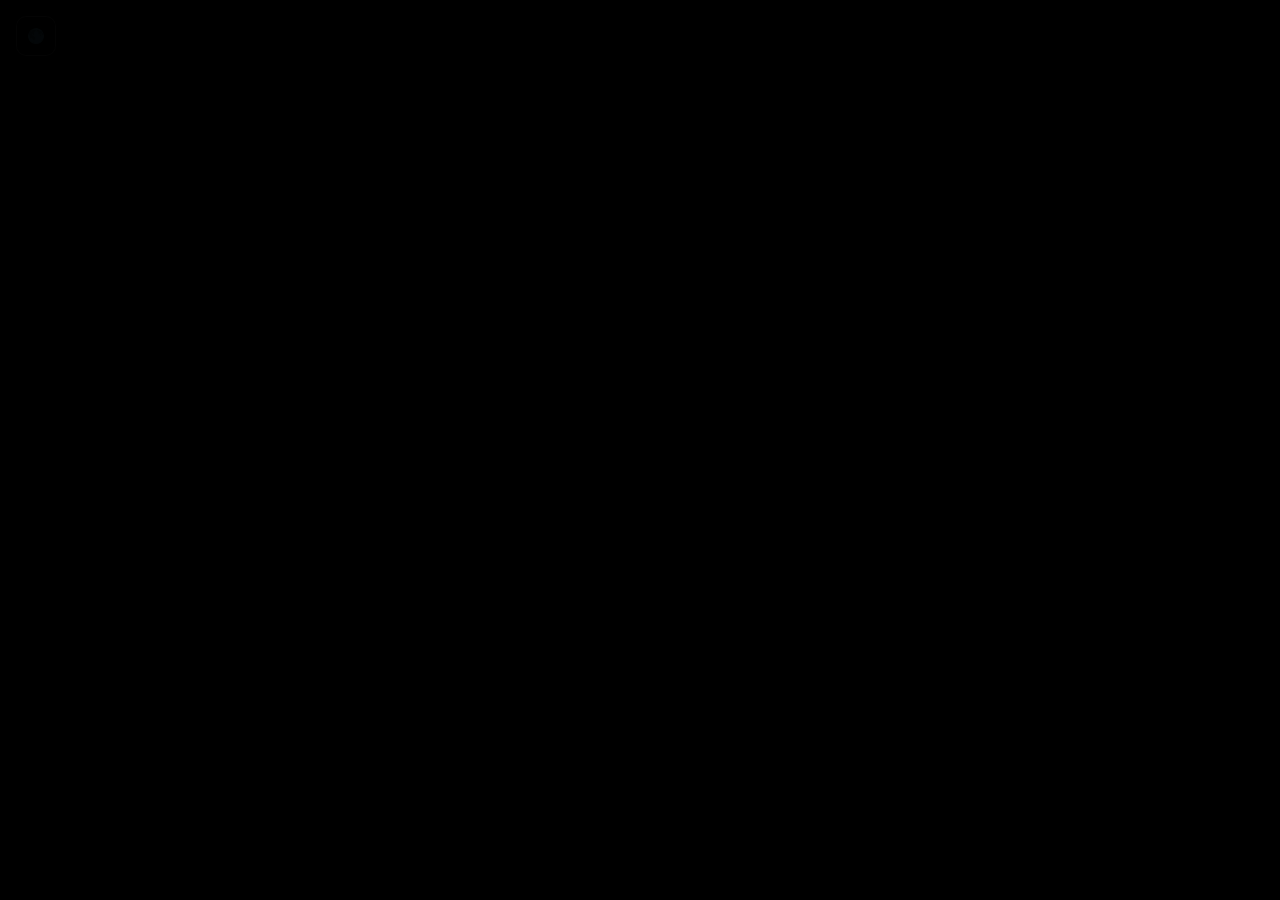
<file: index.html>
<!doctype html>
<html lang="he" dir="rtl">
<head>
<meta charset="UTF-8" />
<meta name="viewport" content="width=device-width, initial-scale=1.0" />
<meta name="robots" content="noindex, nofollow" />
<title>יומן אישי של עדיה</title>
<link rel="icon" href="data:image/svg+xml,%3Csvg xmlns='http://www.w3.org/2000/svg' viewBox='0 0 100 100'%3E%3Crect width='100' height='100' rx='22' fill='%235e548e'/%3E%3Ctext x='50' y='66' font-size='55' text-anchor='middle'%3E%F0%9F%93%93%3C/text%3E%3C/svg%3E" />

<link rel="preconnect" href="https://fonts.googleapis.com" />
<link rel="preconnect" href="https://fonts.gstatic.com" crossorigin />
<link href="https://fonts.googleapis.com/css2?family=Rubik:wght@400;500;600;700&display=swap" rel="stylesheet" />

<link rel="stylesheet" href="css/style.css?v=127" />
</head>
<body>
  <div id="lock-overlay" class="lock-overlay">
    <form id="lock-form" class="lock-box">
      <div class="lock-icon">🔒</div>
      <div class="lock-label-row">
        <p class="lock-label">היומן נעול - יש להזין סיסמה</p>
        <button type="button" id="lock-quiet-btn" class="lock-quiet-btn" title="לבד בבית - השהיית נעילה וההחשכה למספר שעות">🟣</button>
      </div>
      <div id="lock-quiet-form" class="lock-quiet-form is-hidden">
        <input id="lock-quiet-hours" type="number" class="lock-quiet-hours-input" placeholder="שעות" min="1" max="72" />
        <button type="button" id="lock-quiet-confirm" class="btn btn-ghost btn-small">אישור</button>
      </div>
      <input id="lock-password" type="password" class="lock-input" placeholder="סיסמה" autocomplete="off" />
      <button type="submit" class="btn btn-primary">כניסה</button>
      <div id="lock-error" class="lock-error"></div>
    </form>
  </div>

  <header class="top-bar">
    <div class="top-bar-row">
      <button id="sidebar-toggle" class="sidebar-toggle-btn" type="button" title="תפריט">☰</button>
      <h1 id="site-title" class="site-title">יומן אישי של עדיה</h1>
    </div>
    <p id="daily-affirmation-line" class="affirmation-headline"></p>
  </header>

  <div id="sidebar-overlay" class="sidebar-overlay is-hidden"></div>
  <button id="blackout-toggle" class="blackout-toggle-btn is-active" type="button" title="החשכת מסך להקלדה בעיניים עצומות">🌑</button>
  <span id="blackout-indicator" class="blackout-indicator is-hidden" title="מצב רגוע פעיל - לחיצה תבטל ותנעל מחדש מיד">🟣</span>
  <button id="music-toggle" class="music-toggle-btn" type="button" title="נגן מוזיקת רקע">▶</button>
  <div id="music-player-container" class="music-player-container"></div>
  <div id="blackout-overlay" class="blackout-overlay"></div>
  <nav id="sidebar-panel" class="sidebar-panel is-hidden">
    <button class="sidebar-item" type="button" data-section="journal">📔 יומן הערכה</button>
    <button class="sidebar-item" type="button" data-section="summaries">📝 סיכומים</button>
    <button class="sidebar-item" type="button" data-section="decisions">💬 החלטות עסקיות חשובות</button>
    <button class="sidebar-item" type="button" data-section="emotional">💭 תיעוד רגשי</button>
    <button class="sidebar-item" type="button" data-section="tasks">🗓️ ניהול משימות היום</button>
    <button class="sidebar-item" type="button" data-section="settings">⚙️ הגדרות</button>
    <div id="storage-meter" class="storage-meter">
      <div class="storage-meter-label">שימוש באחסון</div>
      <div class="storage-meter-bar"><div id="storage-meter-fill" class="storage-meter-fill"></div></div>
      <div id="storage-meter-text" class="storage-meter-text"></div>
    </div>
  </nav>

  <div class="site-shell">
    <main class="site-main">
      <section id="dashboard-view" class="app-section">
        <div class="dashboard-empty">
          <p>לוח הבקרה שלך יופיע כאן בהמשך.</p>
          <p class="dashboard-hint">פתחי את התפריט (☰) כדי לגשת ליומן ההערכה, לסיכומים, להחלטות העסקיות או לתיעוד הרגשי.</p>
        </div>
      </section>

      <section id="journal-view" class="app-section is-hidden">
        <header class="app-header">
          <div class="header-tools-row">
            <button id="insights-btn" type="button" class="util-btn" title="הצגת תובנות מ-30 הימים האחרונים">📊 ניתוח חודשי</button>
            <div class="timer-widget">
              <button id="timer-reset" type="button" class="util-btn timer-btn" title="איפוס הטיימר">↺</button>
              <span id="timer-display" class="timer-display">40:00</span>
              <button id="timer-toggle" type="button" class="util-btn timer-btn" title="הפעלה/השהיה">▶</button>
            </div>
          </div>
          <h2 class="app-title">יומן הערכה</h2>
          <p class="app-subtitle">רגע אחד ביום, לעצמך</p>
        </header>

        <nav class="tab-nav" id="tab-nav"></nav>
        <main id="tab-content"></main>
      </section>

      <section id="summaries-view" class="app-section is-hidden"></section>

      <section id="decisions-view" class="app-section is-hidden"></section>

      <section id="emotional-view" class="app-section is-hidden"></section>

      <section id="tasks-view" class="app-section is-hidden"></section>

      <section id="energy-view" class="app-section is-hidden"></section>

      <section id="mantras-view" class="app-section is-hidden"></section>

      <section id="settings-view" class="app-section is-hidden"></section>
    </main>
  </div>

  <script src="vendor/html2pdf.bundle.min.js"></script>
  <script src="https://accounts.google.com/gsi/client" async defer></script>
  <script src="js/music.js?v=127"></script>
  <script src="js/lock.js?v=127"></script>
  <script src="js/data.js?v=127"></script>
  <script src="js/storage.js?v=127"></script>
  <script src="js/banks.js?v=127"></script>
  <script src="js/payments.js?v=127"></script>
  <script src="js/prefs.js?v=127"></script>
  <script src="js/settings.js?v=127"></script>
  <script src="js/backup.js?v=127"></script>
  <script src="js/drive.js?v=127"></script>
  <script src="js/renderers.js?v=127"></script>
  <script src="js/trust.js?v=127"></script>
  <script src="js/links.js?v=127"></script>
  <script src="js/affirmations.js?v=127"></script>
  <script src="js/celebrate.js?v=127"></script>
  <script src="js/timer.js?v=127"></script>
  <script src="js/journal.js?v=127"></script>
  <script src="js/pdf.js?v=127"></script>
  <script src="js/habits.js?v=127"></script>
  <script src="js/insights.js?v=127"></script>
  <script src="js/tabs.js?v=127"></script>
  <script src="js/richtext.js?v=127"></script>
  <script src="js/summaries.js?v=127"></script>
  <script src="js/decisions.js?v=127"></script>
  <script src="js/energy.js?v=127"></script>
  <script src="js/mantras.js?v=127"></script>
  <script src="js/tasks.js?v=127"></script>
  <script src="js/dashboard.js?v=127"></script>
  <script src="js/shell.js?v=127"></script>
  <script src="js/app.js?v=127"></script>
</body>
</html>
</file>
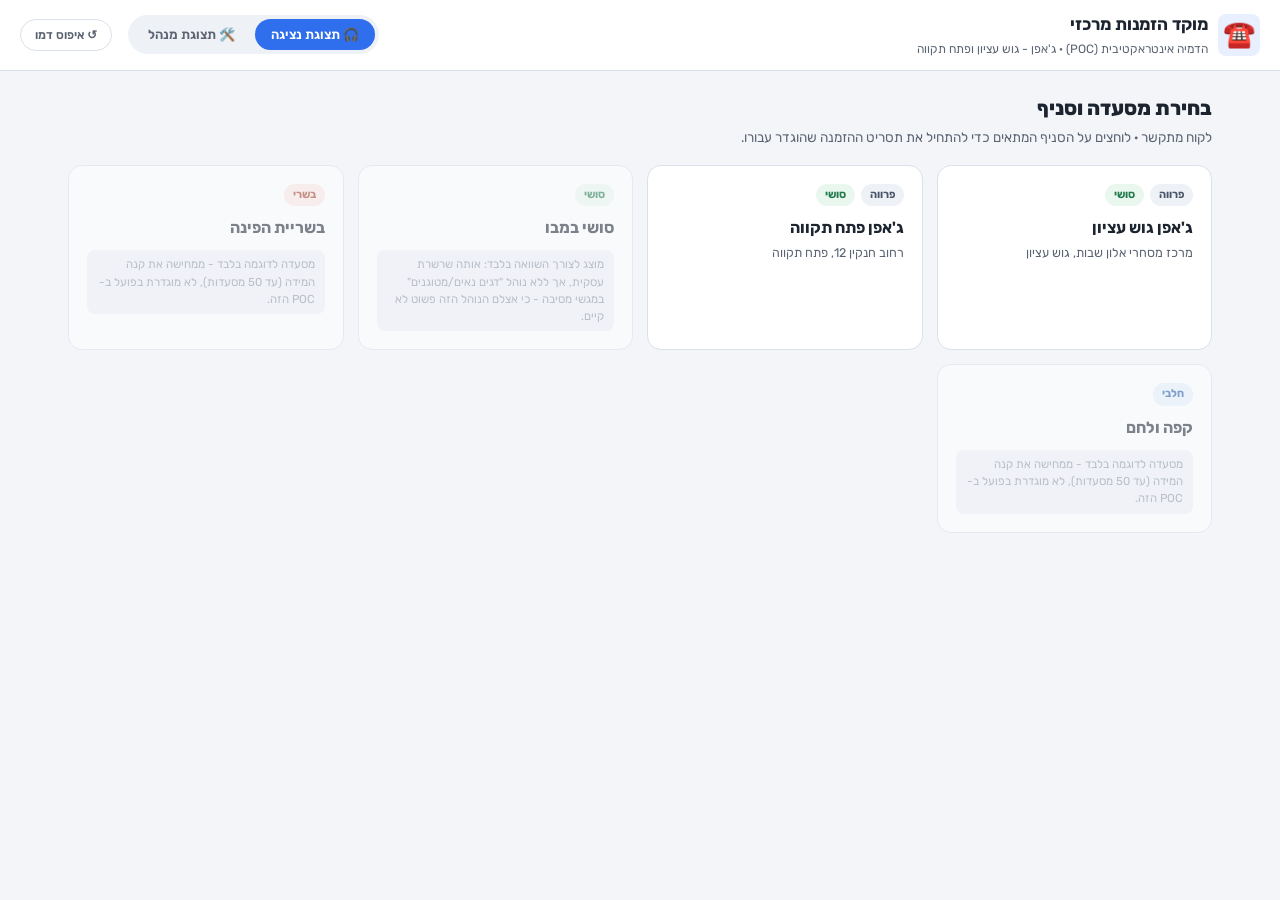
<file: call-center-poc/index.html>
<!doctype html>
<html lang="he" dir="rtl">
<head>
<meta charset="UTF-8" />
<meta name="viewport" content="width=device-width, initial-scale=1.0" />
<meta name="robots" content="noindex, nofollow" />
<title>מוקד הזמנות - הדמיה (POC)</title>
<link rel="icon" href="data:image/svg+xml,%3Csvg xmlns='http://www.w3.org/2000/svg' viewBox='0 0 100 100'%3E%3Crect width='100' height='100' rx='22' fill='%232f6fed'/%3E%3Ctext x='50' y='66' font-size='52' text-anchor='middle'%3E%F0%9F%93%9E%3C/text%3E%3C/svg%3E" />

<link rel="preconnect" href="https://fonts.googleapis.com" />
<link rel="preconnect" href="https://fonts.gstatic.com" crossorigin />
<link href="https://fonts.googleapis.com/css2?family=Rubik:wght@400;500;600;700;800&display=swap" rel="stylesheet" />

<link rel="stylesheet" href="css/style.css?v=4" />
</head>
<body>

  <header class="topbar">
    <div class="topbar-brand">
      <span class="topbar-logo" aria-hidden="true">☎️</span>
      <div class="topbar-titles">
        <h1>מוקד הזמנות מרכזי</h1>
        <p>הדמיה אינטראקטיבית (POC) &middot; ג'אפן - גוש עציון ופתח תקווה</p>
      </div>
    </div>

    <nav class="view-switch" id="view-switch" aria-label="בחירת תצוגה">
      <button class="view-switch-btn" type="button" data-view="agent">🎧 תצוגת נציגה</button>
      <button class="view-switch-btn" type="button" data-view="admin">🛠️ תצוגת מנהל</button>
    </nav>

    <button class="reset-demo-btn" id="reset-demo-btn" type="button" title="מחזיר את כל נתוני ההדמיה למצב ההתחלתי">
      ↺ איפוס דמו
    </button>
  </header>

  <main id="app-root" class="app-root"></main>

  <div id="popup-root"></div>
  <div id="toast-root" class="toast-root"></div>

  <script src="js/data.js?v=4"></script>
  <script src="js/store.js?v=4"></script>
  <script src="js/engine.js?v=4"></script>
  <script src="js/popups.js?v=4"></script>
  <script src="js/summary.js?v=4"></script>
  <script src="js/agent.js?v=4"></script>
  <script src="js/admin.js?v=4"></script>
  <script src="js/app.js?v=4"></script>
</body>
</html>
</file>
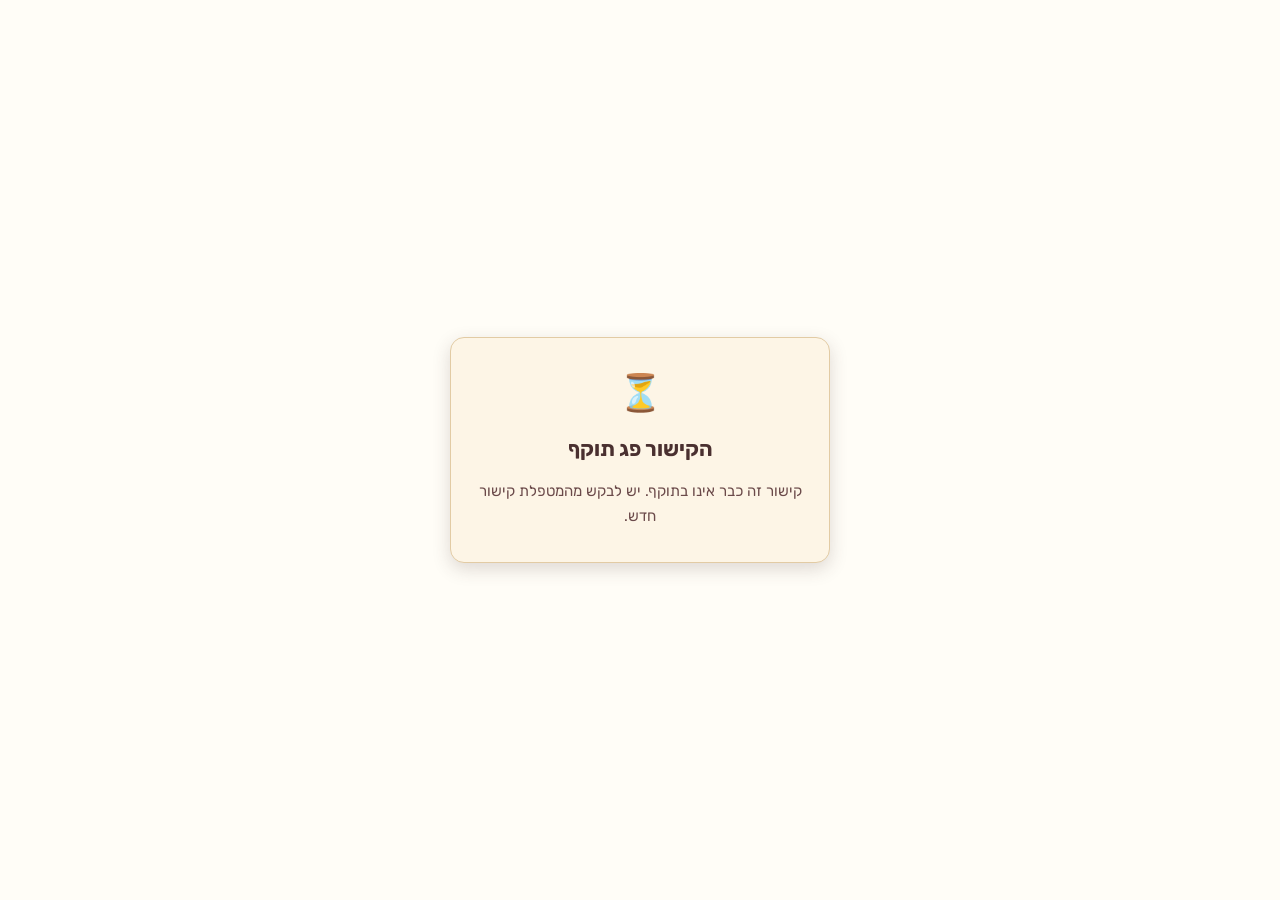
<file: questionnaire/index.html>
<!doctype html>
<html lang="he" dir="rtl">
<head>
<meta charset="UTF-8" />
<meta name="viewport" content="width=device-width, initial-scale=1.0" />
<meta name="robots" content="noindex, nofollow" />
<title>שאלון הכנה לשיחה</title>
<link rel="icon" href="data:image/svg+xml,%3Csvg xmlns='http://www.w3.org/2000/svg' viewBox='0 0 100 100'%3E%3Crect width='100' height='100' rx='22' fill='%23C5963A'/%3E%3Ctext x='50' y='66' font-size='55' text-anchor='middle'%3E%F0%9F%93%9D%3C/text%3E%3C/svg%3E" />

<link rel="preconnect" href="https://fonts.googleapis.com" />
<link rel="preconnect" href="https://fonts.gstatic.com" crossorigin />
<link href="https://fonts.googleapis.com/css2?family=Rubik:wght@400;500;600;700;800&display=swap" rel="stylesheet" />

<link rel="stylesheet" href="css/style.css?v=1" />
</head>
<body>

  <!-- שער כניסה - סיסמה זמנית, תקפה 30 דקות ממועד יצירת הקישור -->
  <div id="gate-overlay" class="gate-overlay">
    <div class="gate-box">
      <div class="gate-icon">🔒</div>
      <h1 class="gate-title">שאלון הכנה לשיחה</h1>
      <p class="gate-message">הזיני את הסיסמה שקיבלת כדי להתחיל.</p>
      <form id="gate-form" class="gate-form">
        <input id="gate-password" type="password" class="gate-input" placeholder="סיסמה" autocomplete="off" />
        <button type="submit" class="btn btn-primary">כניסה</button>
      </form>
      <div id="gate-error" class="gate-error"></div>
      <div id="gate-countdown" class="gate-countdown"></div>
    </div>
  </div>

  <!-- הסיסמה פגה - אחרי 30 דקות מיצירת הקישור, גם עם סיסמה נכונה -->
  <div id="expired-overlay" class="gate-overlay is-hidden">
    <div class="gate-box">
      <div class="gate-icon">⏳</div>
      <h1 class="gate-title">הקישור פג תוקף</h1>
      <p class="gate-message">קישור זה כבר אינו בתוקף. יש לבקש מהמטפלת קישור חדש.</p>
    </div>
  </div>

  <!-- גוף השאלון -->
  <div id="app-shell" class="app-shell is-hidden">
    <header class="fill-header">
      <div id="fill-timer-widget" class="fill-timer">⏱ <span id="fill-timer-display">30:00</span></div>
    </header>
    <main id="exercise-root" class="exercise-root"></main>
  </div>

  <!-- מסך סיום -->
  <div id="done-screen" class="gate-overlay is-hidden">
    <div class="gate-box done-box">
      <div class="gate-icon">🎉</div>
      <h1 class="gate-title">סיימת בהצלחה!</h1>
      <p class="gate-message">אפשר לייצא עכשיו את התשובות לקובץ PDF, ולשלוח אותו למטפלת לפני השיחה.</p>
      <button id="export-pdf-btn" type="button" class="btn btn-primary btn-export">ייצוא ל-PDF כעת</button>
    </div>
  </div>

  <!-- טיימר המילוי נגמר - נעילה מלאה של המשך הקלדה -->
  <div id="locked-out-screen" class="gate-overlay is-hidden">
    <div class="gate-box">
      <div class="gate-icon">⏰</div>
      <h1 class="gate-title">הזמן הסתיים</h1>
      <p class="gate-message">30 הדקות למילוי השאלון הסתיימו, ולא ניתן להמשיך להקליד.</p>
    </div>
  </div>

  <div id="pdf-export-mount" class="pdf-export-mount"></div>

  <script src="../vendor/html2pdf.bundle.min.js"></script>
  <script src="js/content.js?v=1"></script>
  <script src="js/dom.js?v=1"></script>
  <script src="js/gate.js?v=1"></script>
  <script src="js/filltimer.js?v=1"></script>
  <script src="js/exercises.js?v=1"></script>
  <script src="js/pdfexport.js?v=1"></script>
  <script src="js/app.js?v=1"></script>
</body>
</html>
</file>
<file: css/style.css>
/* ===== מערכת עיצוב - כהה ואינטימי ===== */
/* מינימליזם דמדומים: מערכת עומק שכבתית בגוני סגול-אינדיגו (רקע < כרטיס < משטח מוגבה).
   שני אקצנטים נפרדים בכוונה: --c-accent (לבנדר-סגול, מאותה משפחת הסגול) הוא אקצנט הפעולה
   הכללי - כפתורים, טאבים פעילים, מצבי hover/focus. --c-accent-positive (זהב-ברונזה מעומעם)
   שמור בלעדית לרגעי חיוביות אמיתיים: רצף ימים, הבטחה שקוימה, מועדף/כוכב, הישג שהושלם -
   בלי חריגים, כדי שהזהב יישאר "קופץ לעין" כשהוא כן מופיע. אדום-חלודה מאופק (#CE7860)
   ייעודי לשגיאה בלבד */
:root {
  --c-page: #241F38;
  --c-card: #322C4C;
  --c-panel: #3E3760;
  --c-field: #3E3760;
  --c-border: rgba(255, 255, 255, 0.08);
  --c-accent: #6C59C0;
  --c-accent-hover: #4D39A2;
  --c-highlight: #6C59C0;
  --c-accent-positive: #B8894A;
  --c-muted-btn: #3E3760;

  --text-light: #F5F2FA;
  --text-submuted: #AFA8C4;

  --space: 16px;
  --space-sm: 8px;
  --space-lg: 24px;
  --radius: 16px;
  --radius-sm: 10px;

  --shadow-card: 0 2px 12px rgba(0, 0, 0, 0.3), 0 1px 2px rgba(0, 0, 0, 0.25);
  --shadow-hover: 0 6px 18px rgba(0, 0, 0, 0.35);
}

/* ===== פס גלילה מותאם לעיצוב ===== */
* {
  scrollbar-width: thin;
  scrollbar-color: var(--c-border) var(--c-panel);
}
*::-webkit-scrollbar { width: 10px; height: 10px; }
*::-webkit-scrollbar-track { background: var(--c-panel); border-radius: 8px; }
*::-webkit-scrollbar-thumb { background: var(--c-border); border-radius: 8px; border: 2px solid var(--c-panel); }
*::-webkit-scrollbar-thumb:hover { background: var(--c-highlight); }
*::-webkit-scrollbar-corner { background: var(--c-panel); }

/* ===== מסך נעילה ===== */
.lock-overlay {
  position: fixed;
  inset: 0;
  background: #241F38;
  z-index: 999;
  display: flex;
  align-items: center;
  justify-content: center;
  padding: var(--space);
}
.lock-overlay.is-hidden { display: none; }
.lock-box {
  background: var(--c-card);
  border: 1px solid var(--c-border);
  border-radius: var(--radius);
  box-shadow: var(--shadow-hover);
  padding: var(--space-lg);
  width: 100%;
  max-width: 280px;
  text-align: center;
  display: flex;
  flex-direction: column;
  gap: var(--space-sm);
}
.lock-icon { font-size: 2.2rem; }
.lock-label-row { display: flex; align-items: center; justify-content: center; gap: 6px; margin: 0 0 4px; }
.lock-label { color: var(--text-light); font-size: 1rem; margin: 0; }
.lock-input {
  font-family: inherit;
  font-size: 1.1rem;
  text-align: center;
  background: var(--c-field);
  color: var(--text-light);
  border: 1px solid var(--c-border);
  border-radius: var(--radius-sm);
  padding: 10px;
  letter-spacing: 2px;
}
.lock-input:focus { outline: none; border-color: var(--c-highlight); }
.lock-error { color: #CE7860; font-size: 0.9rem; min-height: 1.2em; }
.lock-quiet-btn {
  font-family: inherit;
  font-size: 1rem;
  line-height: 1;
  background: transparent;
  border: none;
  border-radius: 50%;
  width: 22px;
  height: 22px;
  padding: 0;
  cursor: pointer;
}
.lock-quiet-btn:hover { background: var(--c-field); }
.lock-quiet-btn:disabled { cursor: default; opacity: 0.35; }
.lock-quiet-form { display: flex; align-items: center; justify-content: center; gap: 6px; margin: 0 0 4px; }
.lock-quiet-form.is-hidden { display: none; }
.lock-quiet-hours-input {
  font-family: inherit;
  font-size: 0.95rem;
  text-align: center;
  width: 64px;
  background: var(--c-field);
  color: var(--text-light);
  border: 1px solid var(--c-border);
  border-radius: var(--radius-sm);
  padding: 6px;
}
.lock-quiet-hours-input:focus { outline: none; border-color: var(--c-highlight); }

* { box-sizing: border-box; }

html { font-size: 12px; }

body {
  margin: 0;
  font-family: "Rubik", "Segoe UI", sans-serif;
  background: var(--c-page);
  color: var(--text-light);
  line-height: 1.7;
  min-height: 100vh;
}

.site-shell {
  max-width: 860px;
  margin: 0 auto;
  padding: var(--space) var(--space) var(--space-lg);
  position: relative;
}

/* מרווח נשימה בתחתית העמוד - רק ביומן ההערכה, שם יש תיבות טקסט חופשי שמתרחבות תוך כדי הקלדה
   וזקוקות למרווח גלילה מתחתן. לא חל על שאר העמודים (כמו הדשבורד), כדי לא ליצור פס גלילה מיותר */
#journal-view { padding-bottom: 20vh; }

/* ===== סרגל עליון + תפריט צד ===== */
.top-bar {
  display: flex;
  flex-direction: column;
  gap: 2px;
  padding: var(--space);
  position: relative;
  z-index: 96;
}

.top-bar-row {
  display: flex;
  align-items: center;
  gap: var(--space-sm);
  justify-content: space-between;
}

/* צף וקבוע בפינה הימנית-עליונה של המסך, כדי שיהיה נגיש תמיד גם כשגוללים למטה בעמוד ארוך */
.sidebar-toggle-btn {
  font-family: inherit;
  border: 1px solid var(--c-border);
  background: var(--c-card);
  color: var(--text-light);
  border-radius: var(--radius-sm);
  width: 40px;
  height: 40px;
  font-size: 1.2rem;
  cursor: pointer;
  position: fixed;
  top: var(--space);
  right: var(--space);
  z-index: 150;
  box-shadow: var(--shadow-card);
}
.sidebar-toggle-btn:hover { background: var(--c-panel); }
/* מרווח שמור בראש השורה, במקום שהכפתורים הצפים היו תופסים קודם, כדי שכותרת האתר לא תיכנס מתחתיהם */
.top-bar-row { padding-inline-end: 48px; padding-inline-start: 96px; }

/* כפתור החשכת מסך - צף בצד השני (שמאל), מראה כמו כפתור התפריט אך בצד הנגדי */
.blackout-toggle-btn {
  font-family: inherit;
  border: 1px solid var(--c-border);
  background: var(--c-card);
  color: var(--text-light);
  border-radius: var(--radius-sm);
  width: 40px;
  height: 40px;
  font-size: 1.2rem;
  cursor: pointer;
  position: fixed;
  top: var(--space);
  left: var(--space);
  z-index: 1001;
  box-shadow: var(--shadow-card);
  transition: opacity 0.3s ease, background 0.3s ease;
}
.blackout-toggle-btn:hover { background: var(--c-panel); }
/* במצב פעיל הכפתור לא נעלם - הוא מתעמעם מאוד כדי לא להאיר את החדר, אבל נשאר ניתן ללחיצה כדי לחזור למצב רגיל */
.blackout-toggle-btn.is-active {
  opacity: 0.1;
  background: #000;
  border-color: rgba(255, 255, 255, 0.15);
  box-shadow: none;
}
.blackout-toggle-btn.is-active:hover,
.blackout-toggle-btn.is-active:focus-visible {
  opacity: 0.4;
}

/* חיווי ויזואלי קטן מתחת לכפתור ההחשכה - מציג אם "מצב רגוע" (השהיית הנעילה וההחשכה למספר שעות,
   שמופעלת בכפתור הסגול במסך הסיסמה) פעיל כרגע. ניתן ללחיצה: מבטל את המצב ונועל+מחשיך מיד מחדש */
.blackout-indicator {
  position: fixed;
  top: calc(var(--space) + 40px + 4px);
  left: calc(var(--space) + 20px);
  transform: translateX(-50%);
  font-size: 0.75rem;
  line-height: 1;
  z-index: 1001;
  cursor: pointer;
  border: none;
  background: transparent;
  padding: 4px;
}
.blackout-indicator.is-hidden { display: none; }

/* כפתור נגן מוזיקת רקע - צף ליד כפתור ההחשכה, אימוג'י פליי/פאוז יחיד בלי ציר זמן */
.music-toggle-btn {
  font-family: inherit;
  border: 1px solid var(--c-border);
  background: var(--c-card);
  color: var(--text-light);
  border-radius: var(--radius-sm);
  width: 40px;
  height: 40px;
  font-size: 1.1rem;
  cursor: pointer;
  position: fixed;
  top: var(--space);
  left: calc(var(--space) + 48px);
  z-index: 901;
  box-shadow: var(--shadow-card);
}
.music-toggle-btn:hover { background: var(--c-panel); }
.music-player-container { position: fixed; width: 0; height: 0; overflow: hidden; opacity: 0; pointer-events: none; }

/* שכבת ההחשכה - מכסה את כל המסך במלואו, שחור מוחלט, מעל כל תוכן האתר כולל מסך הנעילה עצמו.
   ברירת המחדל (ב-HTML) היא פעילה, כך שבכל רענון של הדף המצב הטבעי הוא מסך שחור עם מסך הסיסמה
   מתחתיו - הזנת הסיסמה עדיין עובדת כי השדה תמיד ממוקד אוטומטית (focus) גם מתחת לשכבה השחורה */
.blackout-overlay {
  position: fixed;
  inset: 0;
  background: #000;
  z-index: 1000;
}
.blackout-overlay.is-hidden { display: none; }

.affirmation-headline {
  display: none;
  margin: 8px auto 0;
  max-width: min(680px, 90vw);
  text-align: center;
  text-wrap: balance;
  font-size: clamp(0.85rem, 1.6vw, 17px);
  font-weight: 700;
  line-height: 1.4;
  padding: 7px 16px;
  border-radius: 999px;
  color: var(--text-light);
  background: linear-gradient(135deg, rgba(108, 89, 192, 0.16), rgba(62, 55, 96, 0.16));
  border: 1px solid rgba(108, 89, 192, 0.4);
  animation: affirmation-headline-pulse 3s ease-in-out infinite;
}
.affirmation-headline.is-visible { display: block; }
@keyframes affirmation-headline-pulse {
  0%, 100% { box-shadow: 0 0 6px rgba(108, 89, 192, 0.25); border-color: rgba(108, 89, 192, 0.35); }
  50% { box-shadow: 0 0 18px rgba(108, 89, 192, 0.7); border-color: rgba(108, 89, 192, 0.85); }
}

.affirmation-headline-text {
  background-image: linear-gradient(120deg, var(--text-light) 30%, #ffffff 48%, #ffffff 52%, var(--text-light) 70%);
  background-size: 260% 100%;
  background-position: 200% 0;
  -webkit-background-clip: text;
  background-clip: text;
  color: transparent;
  -webkit-text-fill-color: transparent;
  animation: affirmation-shimmer 5s ease-in-out infinite alternate;
}
@keyframes affirmation-shimmer {
  0% { background-position: 200% 0; }
  100% { background-position: -100% 0; }
}

.affirmation-overlay {
  position: fixed;
  inset: 0;
  z-index: 500;
  display: flex;
  align-items: center;
  justify-content: center;
  background: radial-gradient(circle at 50% 40%, rgba(50, 44, 76, 0.6), rgba(36, 31, 56, 0.94));
  background-size: 200% 200%;
  backdrop-filter: blur(6px);
  -webkit-backdrop-filter: blur(6px);
  opacity: 0;
  pointer-events: none;
  transition: opacity 0.4s ease;
  animation: affirmation-bg-shift 9s ease-in-out infinite;
}
.affirmation-overlay.is-visible { opacity: 1; pointer-events: auto; }
@keyframes affirmation-bg-shift {
  0%, 100% { background-position: 50% 40%; }
  50% { background-position: 50% 60%; }
}

.affirmation-card {
  position: relative;
  max-width: min(760px, 92vw);
  min-height: 40vh;
  display: flex;
  flex-direction: column;
  align-items: center;
  justify-content: center;
  padding: 56px 44px;
  border-radius: 28px;
  background: rgba(50, 44, 76, 0.35);
  border: 1px solid rgba(108, 89, 192, 0.35);
  box-shadow: 0 8px 32px rgba(0, 0, 0, 0.35), inset 0 1px 0 rgba(255, 255, 255, 0.08);
  backdrop-filter: blur(18px);
  -webkit-backdrop-filter: blur(18px);
  transform: scale(0.9);
  transition: transform 0.4s cubic-bezier(0.2, 0.8, 0.2, 1);
  overflow: hidden;
}
.affirmation-overlay.is-visible .affirmation-card { transform: scale(1); animation: affirmation-breathe 4s ease-in-out infinite; }
@keyframes affirmation-breathe {
  0%, 100% { box-shadow: 0 8px 32px rgba(0, 0, 0, 0.35), 0 0 30px rgba(108, 89, 192, 0.2); }
  50% { box-shadow: 0 8px 46px rgba(0, 0, 0, 0.4), 0 0 80px rgba(108, 89, 192, 0.6); }
}

.affirmation-glow {
  position: absolute;
  inset: -25%;
  background: conic-gradient(from 0deg, rgba(108, 89, 192, 0.35), rgba(62, 55, 96, 0.2), rgba(108, 89, 192, 0.35));
  filter: blur(38px);
  animation: affirmation-rotate 7s linear infinite;
  z-index: 0;
  border-radius: 50%;
}
@keyframes affirmation-rotate { to { transform: rotate(360deg); } }

.affirmation-particle {
  position: absolute;
  width: 8px;
  height: 8px;
  border-radius: 50%;
  background: rgba(245, 242, 250, 0.4);
  opacity: 0.6;
  filter: blur(1px);
  animation: affirmation-float 5s ease-in-out infinite;
  z-index: 1;
}
.affirmation-particle.p0 { top: 12%; left: 18%; animation-delay: 0s; }
.affirmation-particle.p1 { top: 72%; left: 12%; animation-delay: 0.8s; }
.affirmation-particle.p2 { top: 20%; left: 84%; animation-delay: 1.6s; }
.affirmation-particle.p3 { top: 84%; left: 78%; animation-delay: 0.4s; }
.affirmation-particle.p4 { top: 48%; left: 4%; animation-delay: 1.2s; }
.affirmation-particle.p5 { top: 42%; left: 95%; animation-delay: 2s; }
.affirmation-particle.p6 { top: 6%; left: 50%; animation-delay: 2.4s; width: 6px; height: 6px; }
.affirmation-particle.p7 { top: 92%; left: 45%; animation-delay: 0.2s; width: 10px; height: 10px; }
.affirmation-particle.p8 { top: 30%; left: 35%; animation-delay: 1.8s; width: 5px; height: 5px; }
.affirmation-particle.p9 { top: 60%; left: 65%; animation-delay: 1s; width: 7px; height: 7px; }
.affirmation-particle.p10 { top: 15%; left: 65%; animation-delay: 2.8s; width: 6px; height: 6px; }
.affirmation-particle.p11 { top: 78%; left: 30%; animation-delay: 1.4s; width: 9px; height: 9px; }
@keyframes affirmation-float {
  0%, 100% { transform: translateY(0) scale(1); opacity: 0.45; }
  50% { transform: translateY(-26px) scale(1.6); opacity: 1; }
}

.affirmation-text {
  position: relative;
  z-index: 2;
  font-size: clamp(1.9rem, 5vw, 3.4rem);
  font-weight: 800;
  text-align: center;
  text-wrap: balance;
  color: var(--text-light);
  line-height: 1.45;
  animation: affirmation-pulse 2.4s ease-in-out infinite;
}
@keyframes affirmation-pulse {
  0%, 100% { text-shadow: 0 0 18px rgba(108, 89, 192, 0.45); transform: scale(1); }
  50% { text-shadow: 0 0 55px rgba(108, 89, 192, 1); transform: scale(1.035); }
}

.affirmation-input {
  position: relative;
  z-index: 2;
  display: block;
  width: min(640px, 92%);
  margin: var(--space-lg) auto 0;
  padding: 10px 14px;
  background: var(--c-field);
  border: 1px solid var(--c-border);
  border-radius: var(--radius-sm);
  color: var(--text-light);
  font-family: "Rubik", sans-serif;
  font-size: 13px;
  text-align: right;
}
.affirmation-input:focus { outline: none; border-color: var(--c-highlight); box-shadow: 0 0 0 3px rgba(108, 89, 192, 0.2); }

.affirmation-close {
  position: absolute;
  top: 14px;
  left: 14px;
  z-index: 3;
  width: 32px;
  height: 32px;
  border-radius: 50%;
  border: 1px solid var(--c-border);
  background: rgba(255, 255, 255, 0.08);
  color: var(--text-light);
  cursor: not-allowed;
  font-size: 14px;
  display: flex;
  align-items: center;
  justify-content: center;
  opacity: 0;
  pointer-events: none;
  transition: opacity 0.5s ease;
}
.affirmation-close.is-ready { opacity: 1; pointer-events: auto; cursor: pointer; }
.affirmation-close:hover { background: rgba(255, 255, 255, 0.2); }

.affirmation-save-btn {
  position: relative;
  z-index: 2;
  margin: var(--space-lg) auto 0;
  display: block;
  padding: 8px 18px;
  border-radius: 999px;
  border: 1px solid var(--c-border);
  background: rgba(255, 255, 255, 0.1);
  color: var(--text-light);
  font-family: inherit;
  font-size: 0.85rem;
  cursor: not-allowed;
  opacity: 0;
  pointer-events: none;
  transition: opacity 0.5s ease, background 0.15s ease;
}
.affirmation-save-btn.is-ready { opacity: 1; pointer-events: auto; cursor: pointer; }
.affirmation-save-btn:hover { background: rgba(255, 255, 255, 0.2); }

.site-title {
  font-size: 1.3rem;
  font-weight: 700;
  color: var(--text-light);
  margin: 0;
  cursor: pointer;
  flex: 1 1 auto;
  text-align: center;
}

.sidebar-overlay {
  position: fixed;
  inset: 0;
  background: rgba(10, 6, 20, 0.6);
  z-index: 97;
}
.sidebar-overlay.is-hidden { display: none; }

.sidebar-panel {
  position: fixed;
  top: 0;
  right: 0;
  bottom: 0;
  width: min(300px, 82vw);
  background: var(--c-card);
  border-inline-start: 1px solid var(--c-border);
  box-shadow: var(--shadow-hover);
  padding: 140px var(--space) var(--space-lg);
  z-index: 98;
  display: flex;
  flex-direction: column;
  gap: var(--space-sm);
}
.sidebar-panel.is-hidden { display: none; }

.sidebar-item {
  font-family: inherit;
  text-align: right;
  background: var(--c-panel);
  color: var(--text-light);
  border: 1px solid var(--c-border);
  border-radius: var(--radius-sm);
  padding: 14px 16px;
  font-size: 1.05rem;
  font-weight: 600;
  cursor: pointer;
}
.sidebar-item:hover { background: var(--c-field); color: var(--c-highlight); }
.sidebar-item.is-hidden { display: none; }

.storage-meter {
  margin-top: auto;
  padding-top: var(--space-sm);
  border-top: 1px solid var(--c-border);
}
.storage-meter-label { font-size: 0.8rem; color: var(--text-submuted); margin-bottom: 6px; }
.storage-meter-bar {
  width: 100%;
  height: 8px;
  background: var(--c-panel);
  border: 1px solid var(--c-border);
  border-radius: 5px;
  overflow: hidden;
}
.storage-meter-fill {
  height: 100%;
  width: 0%;
  background: var(--text-submuted);
  transition: width 0.3s ease;
}
.storage-meter-fill.is-warning { background: #e8b13a; }
.storage-meter-fill.is-danger { background: #CE7860; }
.storage-meter-text { font-size: 0.75rem; color: var(--text-submuted); margin-top: 6px; }

.app-section.is-hidden { display: none; }

.dashboard-empty {
  text-align: center;
  padding: 80px var(--space);
  color: var(--text-submuted);
}
.dashboard-empty p { margin: 0 0 8px; font-size: 1.1rem; }
.dashboard-hint { font-size: 0.95rem !important; }

/* ===== לוח בקרה - מד התקדמות מדחום ===== */
.dashboard-wrap { padding: var(--space) 0; }
.dashboard-title-row { display: flex; align-items: center; justify-content: flex-start; flex-wrap: wrap; gap: var(--space); }
.dashboard-title-row .panel-title { margin: 0; }
.gauge-section {
  display: flex;
  align-items: flex-start;
  gap: var(--space-lg);
  justify-content: center;
  flex-wrap: wrap;
  margin-top: var(--space-lg);
}
.gauge-wrap {
  position: relative;
  flex: 0 0 auto;
  margin-inline-end: 52px;
}
.gauge-track {
  position: relative;
  width: 42px;
  height: min(68vh, 680px);
  border-radius: 24px;
  overflow: hidden;
  border: 1px solid var(--c-border);
  background: linear-gradient(to top, #3E3760 0%, #6F4E20 40%, #DE9E45 70%, #E4B168 100%);
  box-shadow: inset 0 0 14px rgba(0, 0, 0, 0.45), var(--shadow-hover);
}
.gauge-mask {
  position: absolute;
  top: 0;
  left: 0;
  right: 0;
  background: linear-gradient(to bottom, #3E3760 0%, #3E3760 calc(100% - 34px), rgba(62, 55, 96, 0) 100%);
  transition: height 0.6s ease;
}
.gauge-mark {
  position: absolute;
  right: -48px;
  transform: translateY(50%);
  font-size: 0.8rem;
  color: var(--text-submuted);
  white-space: nowrap;
}
.gauge-stats { display: flex; flex-direction: column; gap: 6px; min-width: 220px; }
.gauge-percent { font-size: 2.4rem; font-weight: 800; color: var(--c-accent-positive); line-height: 1; }
.gauge-points { font-size: 1.2rem; font-weight: 700; color: var(--text-light); }
.gauge-sub { font-size: 0.9rem; color: var(--text-submuted); }
.gauge-streak { font-size: 0.95rem; color: var(--c-accent-positive); font-weight: 600; margin-top: 4px; }

.bonus-toast {
  position: fixed;
  /* למעלה, לא למטה - כדי לא לכסות תוכן/שדות הקלדה שבתחתית מסכים ארוכים כמו היומן */
  top: 70px;
  left: 50%;
  max-width: min(92vw, 420px);
  transform: translateX(-50%) translateY(-20px);
  background: var(--c-card);
  border: 1px solid var(--c-highlight);
  color: var(--text-light);
  padding: 14px 22px;
  border-radius: 14px;
  box-shadow: var(--shadow-hover);
  display: flex;
  align-items: center;
  gap: 10px;
  font-weight: 600;
  z-index: 600;
  opacity: 0;
  pointer-events: none;
  transition: opacity 0.4s ease, transform 0.4s ease;
}
.bonus-toast.is-visible { opacity: 1; transform: translateX(-50%) translateY(0); }
.bonus-toast-icon { font-size: 1.3rem; }
.bonus-toast.is-warning { border-color: #e0b13d; }

.app-header {
  text-align: center;
  margin-bottom: var(--space);
}

.app-title {
  font-size: 1.7rem;
  font-weight: 700;
  color: var(--text-light);
  margin: 0 0 2px;
  letter-spacing: -0.2px;
}

.app-subtitle {
  font-size: 0.9rem;
  color: var(--text-light);
  margin: 0 0 8px;
  font-weight: 500;
}

.header-tools-row {
  display: flex;
  align-items: center;
  justify-content: space-between;
  margin-bottom: 6px;
}

.timer-widget {
  display: flex;
  align-items: center;
  gap: 6px;
}

.timer-display {
  font-variant-numeric: tabular-nums;
  font-weight: 700;
  color: var(--text-light);
  font-size: 0.95rem;
  min-width: 3.6em;
  text-align: center;
}

.timer-btn { padding: 4px 8px; }

.utility-bar {
  display: flex;
  align-items: center;
  justify-content: center;
  gap: var(--space);
  flex-wrap: wrap;
}

.utility-group { display: flex; gap: 4px; }

.util-btn {
  font-family: inherit;
  border: 1px solid var(--c-border);
  background: transparent;
  color: var(--text-submuted);
  border-radius: 999px;
  padding: 4px 10px;
  font-size: 0.8rem;
  cursor: pointer;
  transition: background 0.15s ease, color 0.15s ease;
}
.util-btn:hover { background: var(--c-card); color: var(--text-light); }
.util-btn.is-active { background: var(--c-highlight); color: var(--text-light); border-color: var(--c-highlight); }

/* ===== ניווט לשוניות ===== */
/* רקע ורדרד-כהה ייחודי (שונה גם מהעמוד וגם מכרטיסי התוכן), כדי שהרצועה תיראה כאלמנט נפרד וברור */
.tab-nav {
  display: flex;
  gap: 6px;
  background: linear-gradient(135deg, var(--c-panel), var(--c-page));
  border: 1px solid var(--c-border);
  border-radius: 999px;
  padding: 6px;
  margin-bottom: var(--space-lg);
  box-shadow: var(--shadow-card);
  overflow-x: auto;
  position: sticky;
  top: var(--space-sm);
  z-index: 10;
}

.tab-btn {
  flex: 1 1 auto;
  white-space: nowrap;
  border: none;
  background: transparent;
  color: var(--text-submuted);
  font-family: inherit;
  font-size: 1.05rem;
  font-weight: 500;
  padding: 10px 14px;
  border-radius: 999px;
  cursor: pointer;
  transition: background 0.15s ease, color 0.15s ease;
}

.tab-btn:hover { background: var(--c-panel); color: var(--text-light); }

.tab-btn.is-active {
  background: var(--c-accent);
  color: var(--text-light);
  font-weight: 700;
}

/* ===== פאנלים כלליים ===== */
.panel {
  background: var(--c-card);
  border: 1px solid var(--c-border);
  border-radius: var(--radius);
  padding: var(--space-lg);
  box-shadow: var(--shadow-card);
}

.panel-title {
  font-size: 1.5rem;
  margin: 0 0 6px;
  color: var(--text-light);
  font-weight: 700;
}

.panel-subtitle {
  font-size: 1rem;
  color: var(--text-submuted);
  margin: 0 0 var(--space-lg);
}

.empty-state {
  background: var(--c-panel);
  border-radius: var(--radius-sm);
  padding: var(--space-lg);
  text-align: center;
  color: var(--text-submuted);
  font-size: 1.05rem;
}

/* ===== כרטיס יום ===== */
.day-card {
  position: relative;
  background: var(--c-card);
  border: 1px solid var(--c-border);
  border-radius: var(--radius);
  padding: var(--space-lg);
  box-shadow: var(--shadow-card);
}

.day-header {
  display: flex;
  align-items: center;
  justify-content: space-between;
  flex-wrap: wrap;
  gap: var(--space-sm);
  margin-bottom: var(--space);
  padding-bottom: var(--space);
  border-bottom: 2px solid var(--c-border);
}

.day-date {
  font-size: 1.35rem;
  font-weight: 700;
  color: var(--text-light);
}

.streak-note {
  font-size: 0.95rem;
  font-style: italic;
  color: var(--text-submuted);
}

.day-actions { display: flex; gap: var(--space-sm); }

.day-body { display: flex; flex-direction: column; gap: var(--space); }

.export-section-title {
  font-size: 1.4rem;
  color: var(--text-light);
  border-bottom: 3px solid var(--c-border);
  padding-bottom: 8px;
  margin: var(--space-lg) 0 var(--space);
}
.export-entry-title {
  font-size: 1.1rem;
  color: var(--text-light);
  border-bottom: 1px solid var(--c-border);
  padding-bottom: 6px;
  margin: var(--space) 0 var(--space-sm);
}
.energy-print-row { margin-bottom: var(--space); }
.energy-print-head { font-weight: 700; color: var(--text-light); margin-bottom: 4px; }
.energy-print-text { color: var(--text-light); white-space: pre-wrap; }

/* ===== מחווני בוקר/ערב ===== */
.period-pills {
  display: flex;
  gap: var(--space-sm);
  margin-bottom: var(--space);
}

.period-pill {
  font-family: inherit;
  border: 1px solid var(--c-border);
  background: transparent;
  color: var(--text-light);
  border-radius: 999px;
  padding: 8px 20px;
  font-size: 1.05rem;
  font-weight: 600;
  cursor: pointer;
  transition: background 0.15s ease, border-color 0.15s ease;
}
.period-pill:hover:not(:disabled) { background: var(--c-panel); }
.period-pill.is-active { background: var(--c-accent); color: var(--text-light); border-color: var(--c-accent); }
.period-pill.is-done { color: var(--text-submuted); border-style: dashed; cursor: default; opacity: 0.75; }

/* בלי תיבה עצמאית משלו - כל תרגיל כבר מגיע עם המבנה הפנימי שלו (טבלה, שדות וכו'), שמספק
   מספיק הפרדה חזותית; קו דק בין תרגילים עוקבים באותו יום מספיק כדי להפריד ביניהם */
.exercise-block { padding: 0; }
.exercise-block + .exercise-block { border-top: 1px solid var(--c-border); padding-top: var(--space); }

.exercise-block-header {
  display: flex;
  align-items: center;
  justify-content: space-between;
  margin-bottom: var(--space-sm);
}

.exercise-title {
  font-size: 1.2rem;
  margin: 0;
  color: var(--text-light);
  font-weight: 600;
}

.exercise-title-row { display: flex; align-items: center; gap: 6px; min-width: 0; }

/* אייקון עזרה קטן [❕] - נפתח בלחיצה (נשאר פתוח עד לחיצה מחוץ לו, נוח למובייל) או בריחוף עכבר */
.help-icon-wrap { position: relative; display: inline-flex; align-items: center; flex: 0 0 auto; }
.help-icon {
  border: none;
  background: transparent;
  color: var(--text-submuted);
  font-size: 0.95rem;
  line-height: 1;
  cursor: pointer;
  width: 22px;
  height: 22px;
  border-radius: 50%;
  padding: 0;
}
.help-icon:hover { background: var(--c-field); color: var(--text-light); }
.help-icon-tip {
  display: none;
  position: absolute;
  z-index: 20;
  top: calc(100% + 6px);
  right: 0;
  width: max-content;
  max-width: 280px;
  background: var(--c-panel);
  border: 1px solid var(--c-border);
  border-radius: var(--radius-sm);
  padding: 10px 12px;
  font-size: 0.85rem;
  line-height: 1.5;
  color: var(--text-light);
  white-space: pre-line;
  box-shadow: var(--shadow-card);
}
.help-icon-wrap:hover .help-icon-tip,
.help-icon-wrap.is-open .help-icon-tip { display: block; }

.exercise-end-question {
  margin-top: var(--space);
  padding: var(--space);
  text-align: center;
  font-size: 1.1rem;
  font-weight: 700;
  color: var(--text-light);
  background: var(--c-panel);
  border: 1px solid var(--c-border);
  border-radius: var(--radius-sm);
}

.exercise-note {
  font-size: 0.95rem;
  color: var(--text-submuted);
  margin: 0 0 var(--space-sm);
}

.exercise-question {
  font-size: 1.05rem;
  font-weight: 600;
  color: var(--text-light);
  margin: var(--space-sm) 0 4px;
}

.block-remove {
  border: none;
  background: transparent;
  color: var(--text-submuted);
  font-size: 1.1rem;
  line-height: 1;
  cursor: pointer;
  width: 26px;
  height: 26px;
  border-radius: 50%;
  flex: 0 0 auto;
}
.block-remove:hover { background: var(--c-highlight); color: var(--text-light); }

.btn-save { width: 100%; margin-top: var(--space-sm); font-size: 1.15rem; padding: 14px; }
/* בסיכומים כפתור השמירה קומפקטי וממוקד במקום פס ברוחב מלא - נראה כמו פעולה ראשית ברורה, לא רקע */
.summary-save-btn { width: auto; min-width: 180px; padding: 12px 40px; margin: var(--space) auto 0; display: block; }

/* ===== כפתורים ===== */
.btn {
  font-family: inherit;
  border: none;
  border-radius: var(--radius-sm);
  cursor: pointer;
  font-weight: 600;
  padding: 10px 18px;
  font-size: 1rem;
  white-space: nowrap;
  flex: 0 0 auto;
  transition: transform 0.08s ease, box-shadow 0.15s ease, background 0.15s ease;
}
.btn:active { transform: translateY(1px); }

.btn-primary { background: var(--c-accent); color: var(--text-light); box-shadow: 0 2px 8px rgba(108, 89, 192, 0.35); }
.btn-primary:hover { background: var(--c-accent-hover); box-shadow: 0 4px 12px rgba(108, 89, 192, 0.45); }

.btn-secondary { background: var(--c-muted-btn); color: var(--text-light); }
.btn-secondary:hover { filter: brightness(1.25); color: var(--text-light); }

.btn-ghost { background: transparent; color: var(--c-highlight); border: 1px solid var(--c-border); }
.btn-ghost:hover { background: var(--c-panel); border-color: var(--c-highlight); color: var(--text-light); }

.btn-small { padding: 7px 14px; font-size: 0.9rem; }

/* ===== שדות קלט ===== */
.field-input,
.field-textarea,
select.field-input {
  width: 100%;
  font-family: inherit;
  font-size: 1rem;
  color: var(--text-light);
  background: var(--c-field);
  border: 1px solid var(--c-border);
  border-radius: var(--radius-sm);
  padding: 10px 12px;
  outline: none;
  direction: rtl;
  text-align: right;
  transition: border-color 0.15s ease, box-shadow 0.15s ease;
}

.field-input::placeholder,
.field-textarea::placeholder { color: var(--text-submuted); opacity: 0.8; }

.field-input:focus,
.field-textarea:focus,
select.field-input:focus {
  border-color: var(--c-highlight);
  box-shadow: 0 0 0 3px rgba(108, 89, 192, 0.2);
}

.field-input:disabled,
.field-textarea:disabled {
  background: transparent;
  border-color: transparent;
  color: var(--text-light);
  opacity: 1;
  -webkit-text-fill-color: var(--text-light);
  padding-right: 0;
  padding-left: 0;
  resize: none;
}

.field-textarea { resize: vertical; min-height: 60px; }

/* מחליף זמנית textarea בזמן צילום PDF (html2canvas לא מצייר נכון טקסט רב-שורתי בתוך textarea) */
.pdf-textarea-line { word-wrap: break-word; overflow-wrap: break-word; }

.line-input { margin-bottom: var(--space-sm); }
.line-input:last-child { margin-bottom: 0; }

/* ===== רשימה דינמית (אסירות תודה / פעולות ערך עצמי) ===== */
.dynamic-list { display: flex; flex-direction: column; gap: var(--space-sm); }
.dynamic-row { display: flex; align-items: center; gap: 8px; }
.row-icon { font-size: 1.1rem; flex: 0 0 auto; }
.row-remove {
  border: none; background: transparent; color: var(--text-submuted);
  font-size: 1.1rem; cursor: pointer; width: 26px; height: 26px; border-radius: 50%; flex: 0 0 auto;
}
.row-remove:hover { background: var(--c-highlight); color: var(--text-light); }
.dynamic-list-count { margin: 8px 0 0; font-size: 0.85rem; color: var(--text-submuted); opacity: 0.75; }
.dynamic-row.has-reason .field-input { flex: 1 1 0; min-width: 0; width: auto; }
.reason-label { flex: 0 0 auto; color: var(--text-submuted); font-size: 0.9rem; }
.dynamic-list-trailing { margin-top: var(--space); display: flex; flex-direction: column; gap: var(--space-sm); }
/* תווית ומיד מתחתיה שדה ההקלדה, בלי רווח - מראה סטנדרטי וטבעי, לא כותרת שאלה מודגשת */
.trailing-field-row { display: flex; flex-direction: column; gap: 2px; }
.trailing-field-label-row { display: flex; align-items: center; gap: 4px; }
.trailing-field-label { color: var(--text-light); font-size: 0.95rem; }
.trailing-field-row .field-input { width: 100%; }

/* ===== הסכם האמינות ===== */
/* רצועת ההבטחה - רכיב אחד קבוע-גובה (שורה אחת). במצב סגור צר ומכיל רק את המאזן וכפתור פתיחה;
   במצב פתוח אותו אלמנט בדיוק מתרחב לרוחב (max-width) וחושף בתוכו את טופס הרישום - לא נפתחת
   תיבה שנייה מתחתיו. בגלישה לרוחב מסך צר מותר לתוכן לגלוש לשתי שורות בתוך אותה מסגרת יחידה */
.trust-flagbar {
  background: var(--c-card);
  border: 1px solid var(--c-border);
  border-radius: var(--radius);
  padding: 10px var(--space);
  margin-bottom: var(--space);
  max-width: 320px;
  transition: max-width 0.25s ease;
}
.trust-flagbar.is-open { max-width: 100%; }
.trust-flagbar-row { display: flex; align-items: center; justify-content: space-between; gap: var(--space-sm); flex-wrap: wrap; }
.trust-flagbar-balance { font-weight: 600; color: var(--text-light); white-space: nowrap; }
.trust-flagbar-actions { display: flex; align-items: center; gap: var(--space-sm); flex: 0 0 auto; }
.trust-flagbar-add { flex: 0 0 auto; white-space: nowrap; }
.trust-flagbar-calibrate { flex: 0 0 auto; }
.trust-flagbar-row .field-input { flex: 1 1 180px; width: auto; }
.trust-flagbar-pills { display: flex; gap: 6px; flex: 0 0 auto; flex-wrap: wrap; }
.trust-flagbar-close {
  flex: 0 0 auto;
  border: none;
  background: transparent;
  color: var(--text-submuted);
  font-size: 1rem;
  cursor: pointer;
  padding: 0 0 0 4px;
  line-height: 1.2;
}
.trust-flagbar-close:hover { color: var(--text-light); }

/* רשימת ההבטחות הפתוחות - כרטיס נפרד תחת רצועת ההבטחה, בגובה משתנה לפי מספר ההבטחות */
.trust-open-list {
  background: var(--c-card);
  border: 1px solid var(--c-border);
  border-radius: var(--radius);
  padding: var(--space);
  margin-bottom: var(--space);
}
.trust-empty { color: var(--text-submuted); margin: 0; }
.trust-empty-hint { color: var(--text-submuted); font-size: 0.9rem; margin: 4px 0 0; }
.trust-row { padding: var(--space-sm) 0; }
.trust-row + .trust-row { border-top: 1px solid var(--c-border); }
.trust-text { font-size: 1.05rem; color: var(--text-light); margin: 0 0 6px; }
.trust-meta { display: flex; flex-wrap: wrap; gap: 4px 10px; font-size: 0.85rem; color: var(--text-submuted); margin: 0 0 8px; }
.trust-late { font-size: 0.85rem; color: var(--text-submuted); margin: 0 0 8px; }
.trust-acts { display: flex; gap: 8px; flex-wrap: wrap; }
.trust-open-warning { color: var(--text-submuted); font-size: 0.85rem; margin: var(--space-sm) 0 0; }
.trust-open-warning.is-hidden { display: none; }
.trust-confirm-note { color: var(--text-submuted); font-size: 0.85rem; margin-inline-start: 8px; }
.trust-register-flag-btn {
  font-family: inherit;
  border: none;
  background: var(--c-highlight);
  color: var(--text-light);
  border-radius: 50%;
  width: 36px;
  height: 36px;
  font-size: 1.1rem;
  cursor: pointer;
  flex: 0 0 auto;
  box-shadow: var(--shadow-card);
  transition: transform 0.15s ease, opacity 0.15s ease;
}
.trust-register-flag-btn:hover:not(:disabled) { transform: scale(1.06); }
.trust-register-flag-btn:disabled { opacity: 0.4; cursor: default; }

.trust-archive-section { margin-top: var(--space); }
.trust-archive-title { margin: 0 0 var(--space-sm); }
.trust-archive-row { display: flex; gap: 10px; padding: var(--space-sm) 0; }
.trust-archive-row + .trust-archive-row { border-top: 1px solid var(--c-border); }
.trust-archive-mark { flex: 0 0 auto; font-size: 1.1rem; width: 22px; text-align: center; }
.trust-archive-mark.is-kept { color: #8fbf8f; }
.trust-archive-mark.is-missed { color: #b58f6e; }
.trust-archive-text-col { flex: 1 1 auto; }
.trust-calibration-footnote { color: var(--text-submuted); font-size: 0.85rem; margin-top: var(--space-sm); }

@media (max-width: 360px) {
  .trust-acts { flex-direction: column; }
  .trust-acts .btn { width: 100%; }
}

/* ===== ניהול משימות היום ===== */
.task-layout-breakout {
  margin-left: calc(50% - 50vw);
  margin-right: calc(50% - 50vw);
  overflow-x: hidden;
}
.task-layout {
  display: flex;
  align-items: flex-start;
  justify-content: center;
  gap: var(--space);
  flex-wrap: wrap;
  width: 100%;
  max-width: 1760px;
  margin: 0 auto;
  box-sizing: border-box;
  padding: 0 var(--space);
}
.task-main-panel { flex: 1 1 700px; min-width: 360px; }
.task-goals-panel { flex: 0 0 480px; max-width: 100%; }
.task-date-nav { display: flex; align-items: center; flex-wrap: wrap; gap: 10px; margin-bottom: var(--space-sm); }

/* שורה מאוחדת: ניווט ימים + מחווני בוקר/ערב + כפתור שמירה בולט בקצה השמאלי */
.journal-controls-row { display: flex; align-items: center; flex-wrap: wrap; gap: var(--space); margin-bottom: var(--space); }
.journal-controls-row .task-date-nav { margin-bottom: 0; }
.journal-controls-row .period-pills { margin-bottom: 0; }
.journal-save-host { margin-inline-start: auto; }
.journal-save-flag-btn {
  font-family: inherit;
  border: none;
  background: var(--c-highlight);
  color: var(--text-light);
  border-radius: 50%;
  width: 44px;
  height: 44px;
  font-size: 1.4rem;
  cursor: pointer;
  box-shadow: var(--shadow-hover);
  transition: transform 0.15s ease;
}
.journal-save-flag-btn:hover { transform: scale(1.06); }
.task-date-label { font-weight: 700; color: var(--text-light); min-width: 160px; text-align: center; }
.task-progress-track {
  height: 6px;
  border-radius: 4px;
  background: var(--c-panel);
  overflow: hidden;
  margin-bottom: var(--space);
}
.task-progress-fill { height: 100%; background: var(--c-highlight); border-radius: 4px; transition: width 0.4s ease; width: 0%; }
.task-goal-add-row { display: flex; gap: 8px; margin-bottom: var(--space); }
.task-goal-box {
  height: 680px;
  overflow-y: auto;
  background: var(--c-panel);
  border: 1px solid var(--c-border);
  border-radius: var(--radius-sm);
  padding: var(--space-sm);
}
.task-goal-list { display: flex; flex-direction: column; gap: 6px; }
.task-goal-row {
  display: flex;
  align-items: center;
  gap: 8px;
  background: var(--c-field);
  border-radius: var(--radius-sm);
  padding: 8px 10px;
}
.task-goal-row.is-done { opacity: 0.65; }
.task-goal-row.is-done .task-goal-text { text-decoration: line-through; }
.task-goal-text { flex: 1 1 auto; color: var(--text-light); font-size: 1.15rem; word-break: break-word; }
.task-summary { color: var(--c-highlight); font-weight: 600; font-size: 0.95rem; margin: 0 0 6px; min-height: 1.2em; }
.task-start-row { display: flex; align-items: center; justify-content: space-between; flex-wrap: wrap; gap: 16px; margin: 0 0 var(--space); }
.task-start-group { display: flex; align-items: center; gap: 10px; }
.task-start-label { font-weight: 600; color: var(--text-light); }
.task-start-input { max-width: 140px; }
.task-timer-group { display: flex; align-items: center; gap: 8px; }
.task-timer-inputs { display: flex; align-items: center; gap: 4px; direction: ltr; }
.task-timer-hours,
.task-timer-minutes { flex: 0 0 42px; text-align: center; }
.task-timer-colon { color: var(--text-submuted); font-weight: 700; }
.task-timer-display { font-variant-numeric: tabular-nums; font-weight: 700; color: var(--text-light); min-width: 0; text-align: center; }
.task-timer-btn { width: 34px; height: 34px; padding: 0; }
.task-list { display: flex; flex-direction: column; }
.task-row {
  display: flex;
  align-items: center;
  gap: 10px;
  padding: 9px 4px;
  border-bottom: 1px solid var(--c-border);
  transition: background 0.15s ease;
}
.task-list > .task-item-wrap:last-child .task-row { border-bottom: none; }
.task-row.is-break { background: rgba(108, 89, 192, 0.16); border-radius: var(--radius-sm); }
.task-row.is-done .task-text-input { text-decoration: line-through; opacity: 0.6; }
.task-row.is-dragging { opacity: 0.4; }
.task-row.drag-over { background: rgba(108, 89, 192, 0.25); border-radius: var(--radius-sm); }
.task-drag-handle {
  flex: 0 0 auto;
  cursor: grab;
  color: var(--text-submuted);
  font-size: 1.1rem;
  padding: 0 2px;
  user-select: none;
  opacity: 0;
  transition: opacity 0.15s ease;
}
.task-row:hover .task-drag-handle,
.task-row:focus-within .task-drag-handle { opacity: 1; }
.task-drag-handle:active { cursor: grabbing; }
.task-checkbox { width: 18px; height: 18px; flex: 0 0 auto; cursor: pointer; }
.task-range {
  flex: 0 0 auto;
  font-family: inherit;
  border: 1px solid var(--c-border);
  background: transparent;
  color: var(--text-light);
  border-radius: 999px;
  padding: 6px 14px;
  font-size: 0.9rem;
  font-weight: 700;
  white-space: nowrap;
}
.task-text-input { flex: 1 1 auto; min-width: 220px; }
.task-text-input:disabled { opacity: 0.8; cursor: default; }
.task-duration-group { display: flex; align-items: center; gap: 6px; flex: 0 0 auto; }
.task-hours-input,
.task-minutes-input { flex: 0 0 46px; text-align: center; }
.task-row-controls { display: flex; align-items: center; gap: 2px; flex: 0 0 auto; opacity: 0; transition: opacity 0.15s ease; }
.task-row:hover .task-row-controls,
.task-row:focus-within .task-row-controls { opacity: 1; }
.task-move-btn,
.task-delete-btn {
  border: none;
  background: transparent;
  color: var(--text-submuted);
  font-size: 0.9rem;
  cursor: pointer;
  width: 26px;
  height: 26px;
  border-radius: 50%;
}
.task-move-btn:hover:not(:disabled),
.task-delete-btn:hover { background: var(--c-field); color: var(--c-highlight); }
.task-move-btn:disabled { opacity: 0.3; cursor: default; }
.task-title-row { display: flex; align-items: center; justify-content: space-between; gap: var(--space-sm); flex-wrap: wrap; }
.task-title-row .panel-title { margin: 0; }
.task-item-wrap { display: flex; flex-direction: column; }
.task-energy-markers { flex: 1 1 220px; display: flex; align-items: center; gap: 6px; }
.task-energy-mark-btn {
  flex: 0 0 auto;
  border: 1px solid var(--c-border);
  background: var(--c-field);
  border-radius: var(--radius-sm);
  width: 34px;
  height: 34px;
  font-size: 1.1rem;
  line-height: 1;
  cursor: pointer;
}
.task-energy-mark-btn:hover { border-color: var(--c-highlight); }
.task-energy-mark-btn.is-active { background: var(--c-muted-btn); border-color: var(--c-highlight); }
.task-energy-mark-btn.is-open { box-shadow: 0 0 0 2px var(--c-highlight); }
.task-energy-box { padding: 4px 4px 8px 40px; }
.task-energy-box-inner { position: relative; }
.task-energy-textarea { resize: vertical; padding-bottom: 34px; }
.task-energy-confirm-btn {
  position: absolute;
  bottom: 8px;
  left: 8px;
  width: 26px;
  height: 26px;
  border-radius: 50%;
  border: none;
  background: var(--c-accent);
  color: var(--text-light);
  font-weight: 700;
  cursor: pointer;
  box-shadow: 0 2px 6px rgba(0, 0, 0, 0.25);
}
.task-energy-confirm-btn:hover { background: var(--c-accent-hover); }

/* ===== ניהול אנרגיה ===== */
.energy-header-row { display: flex; align-items: center; gap: var(--space-sm); margin-bottom: 6px; }
.energy-header-row .panel-title { margin: 0; }
.energy-toolbar {
  display: flex;
  align-items: center;
  justify-content: space-between;
  flex-wrap: wrap;
  gap: var(--space-sm);
  background: var(--c-panel);
  border: 1px solid var(--c-border);
  border-radius: var(--radius-sm);
  padding: 8px;
  position: sticky;
  top: 8px;
  z-index: 20;
  margin: var(--space) 0;
}
.energy-filter-group { display: flex; gap: 6px; flex-wrap: wrap; }
.energy-filter-all-btn { margin-inline-end: 10px; }
.energy-filter-btn {
  display: flex;
  align-items: center;
  gap: 4px;
  border: 1px solid var(--c-border);
  background: var(--c-field);
  border-radius: 999px;
  padding: 5px 10px;
  cursor: pointer;
}
.energy-filter-btn:hover { border-color: var(--c-highlight); }
.energy-filter-btn.is-active { background: var(--c-muted-btn); border-color: var(--c-highlight); }
.energy-filter-emoji { font-size: 1.05rem; }
.energy-filter-count { font-size: 0.75rem; color: var(--text-submuted); }
/* בחירת סוג התיעוד בטופס ההוספה הידנית - ניגודיות חזקה וברורה לבחירה הפעילה (כמו הלשונית הפעילה
   למעלה), כדי שלא יהיה ספק איזה סוג נבחר */
.energy-manual-type-btn.is-active {
  background: var(--c-accent);
  border-color: var(--c-accent);
  box-shadow: 0 2px 6px rgba(0, 0, 0, 0.25);
}
.energy-manual-type-btn.is-active .energy-filter-count { color: var(--text-light); font-weight: 700; }
.energy-actions-group { display: flex; gap: 6px; flex-wrap: wrap; align-items: center; }
.energy-bulk-toggle-btn {
  font-family: inherit;
  border: 1px solid var(--c-border);
  background: var(--c-field);
  color: var(--text-light);
  border-radius: 999px;
  padding: 7px 14px;
  font-size: 0.9rem;
  cursor: pointer;
}
.energy-bulk-toggle-btn:hover { border-color: var(--c-highlight); }
.energy-list { display: flex; flex-direction: column; gap: var(--space-sm); }
.energy-entry-label { font-weight: 600; }
.energy-entry-time { color: var(--text-submuted); font-size: 0.9rem; }
.energy-entry-text-view { color: var(--text-light); white-space: pre-wrap; }
.energy-manual-form {
  background: var(--c-panel);
  border: 1px solid var(--c-border);
  border-radius: var(--radius-sm);
  padding: var(--space);
  margin-bottom: var(--space);
}
.energy-manual-form .panel-title { font-size: 1.1rem; margin: 0 0 var(--space-sm); }
.energy-manual-fields { display: flex; gap: var(--space); flex-wrap: wrap; margin: var(--space-sm) 0; }
.energy-manual-field { display: flex; flex-direction: column; gap: 4px; }
.energy-manual-field .field-input { width: auto; }
.energy-manual-actions { display: flex; gap: var(--space-sm); }

/* ===== תיעוד מנטרות ===== */
.panel.mantra-page { background: none; border: none; box-shadow: none; padding: 0; }
.mantra-search-input {
  width: 120px;
  max-width: 38%;
  margin-inline-start: auto;
  margin-block: 0;
  padding: 6px 8px;
  font-size: 0.85rem;
}
.mantra-list { display: flex; flex-direction: column; gap: var(--space-sm); }
.mantra-card {
  background: var(--c-panel);
  border: 1px solid var(--c-border);
  border-radius: var(--radius-sm);
  padding: 10px 12px;
}
.mantra-card-top { display: flex; align-items: center; justify-content: space-between; gap: 8px; }
.mantra-date { font-size: 0.8rem; color: var(--text-submuted); }
.mantra-icons-row { display: flex; align-items: center; gap: 4px; flex: 0 0 auto; }
.mantra-fav-btn {
  flex: 0 0 auto;
  border: none;
  background: transparent;
  color: var(--text-submuted);
  font-size: 1.1rem;
  cursor: pointer;
  width: 28px;
  height: 28px;
  border-radius: 50%;
}
.mantra-fav-btn:hover { background: var(--c-field); }
.mantra-fav-btn.is-active { color: var(--c-accent-positive); }
.mantra-sentence {
  font-size: 1.25rem;
  font-weight: 700;
  color: var(--text-light);
  line-height: 1.6;
  margin: 2px 0 8px;
  text-shadow: 0 0 14px rgba(108, 89, 192, 0.3);
}
.mantra-count-row { display: flex; align-items: center; justify-content: space-between; gap: 8px; margin-top: 6px; }
.mantra-count-label { font-size: 0.8rem; color: var(--text-submuted); min-height: 1.1em; }
.mantra-edit-toggle {
  flex: 0 0 auto;
  border: none;
  background: transparent;
  color: var(--text-submuted);
  font-size: 0.95rem;
  cursor: pointer;
  width: 26px;
  height: 26px;
  border-radius: 50%;
}
.mantra-edit-toggle:hover { background: var(--c-field); }
.mantra-retype-input {
  width: 100%;
  margin: 0 0 8px;
  padding: 8px 10px;
  background: var(--c-field);
  border: 1px solid var(--c-border);
  border-radius: var(--radius-sm);
  color: var(--text-light);
  font-family: inherit;
  font-size: 0.9rem;
}
.mantra-retype-input.is-hidden { display: none; }
.mantra-retype-input:focus { outline: none; border-color: var(--c-highlight); }

/* ===== משפטי כח ===== */
.quotes-grid { display: flex; flex-direction: column; gap: var(--space-sm); }
.quote-card {
  background: linear-gradient(135deg, var(--c-highlight), var(--c-border));
  color: var(--text-light);
  padding: 14px 16px;
  border-radius: var(--radius-sm);
  font-size: 1.05rem;
  font-weight: 500;
  line-height: 1.8;
}

/* ===== הצהרות חיוביות (וריאנט מובחן של משפטי כח, בפלטת הצבעים של היומן) ===== */
.quotes-grid--positive { gap: 14px; }
.quote-card--positive {
  position: relative;
  background: linear-gradient(135deg, var(--c-accent), var(--c-highlight));
  color: var(--text-light);
  padding: 16px 40px 16px 16px;
  border-radius: 18px;
  font-size: 1.05rem;
  font-weight: 600;
  line-height: 1.8;
  border: 1px solid var(--c-border);
  box-shadow: 0 4px 14px rgba(108, 89, 192, 0.3);
}
.quote-card--positive::before {
  content: "✨";
  position: absolute;
  top: 12px;
  right: 14px;
  font-size: 1.1rem;
}

/* ===== טבלת מטרות / הפרדת עובדה מסיפור ===== */
.goal-table, .story-table { width: 100%; border-collapse: collapse; margin-bottom: var(--space-sm); }
.goal-table th, .story-table th {
  background: var(--c-panel);
  color: var(--text-light);
  font-size: 0.95rem;
  padding: 8px 10px;
  text-align: center;
  border: 1px solid var(--c-border);
}
.goal-table td, .story-table td { border: 1px solid var(--c-border); padding: 6px; vertical-align: top; }
.goal-table .num-col { width: 32px; text-align: center; color: var(--text-submuted); }
.table-cell-textarea { border: none; background: transparent; min-height: 34px; resize: none; }

/* ===== אתגר משפטים / הצהרת זהות ===== */
.sentence-rows { display: flex; flex-direction: column; gap: var(--space-sm); margin-bottom: var(--space-sm); }
.sentence-row {
  display: flex;
  flex-direction: column;
  align-items: stretch;
  gap: 6px;
}
.identity-row {
  display: flex;
  align-items: center;
  gap: 10px;
  flex-wrap: wrap;
}
.sentence-prefix {
  color: var(--c-highlight);
  font-weight: 600;
  font-size: 1rem;
  flex: 0 0 auto;
}
.sentence-row .field-input { width: 100%; }
.identity-row .field-textarea { flex: 1 1 220px; }
.dynamic-row .field-input { flex: 1 1 auto; min-width: 0; }

/* ===== תיעוד ראיות ===== */
.evidence-list { display: flex; flex-direction: column; gap: var(--space); }
.evidence-actions-row { display: flex; flex-wrap: wrap; gap: var(--space-sm); margin-top: var(--space-sm); }
.evidence-block { background: var(--c-field); border: 1px solid var(--c-border); border-radius: var(--radius-sm); padding: var(--space-sm); }
.evidence-toolbar { display: flex; gap: 6px; margin-bottom: 6px; }
.tb-btn {
  border: 1px solid var(--c-border); background: transparent; color: var(--text-light);
  border-radius: 6px; padding: 4px 10px; font-size: 0.85rem; cursor: pointer; font-family: inherit;
}
.tb-btn:hover { background: var(--c-highlight); color: var(--text-light); }
.evidence-editable {
  min-height: 90px;
  border: 1px solid var(--c-border);
  border-radius: var(--radius-sm);
  padding: 10px 12px;
  font-size: 1rem;
  background: transparent;
  color: var(--text-light);
  direction: rtl;
  text-align: right;
}
.evidence-editable:focus { outline: none; border-color: var(--c-highlight); }
.evidence-editable mark { background: var(--c-highlight); color: var(--text-light); }
.evidence-image { max-width: 100%; border-radius: 8px; margin: 8px 0; display: block; }

/* ===== תפריט נפתח - לשונית תרגילים ===== */
.exercises-dropdown {
  position: absolute;
  left: var(--space);
  right: var(--space);
  background: var(--c-card);
  border: 1px solid var(--c-border);
  border-radius: var(--radius);
  box-shadow: var(--shadow-hover);
  padding: var(--space-sm);
  margin-top: 6px;
  max-height: 70vh;
  overflow-y: auto;
  z-index: 50;
  display: flex;
  flex-direction: column;
}
.exercises-dropdown.is-collapsed { display: none; }
.exercises-dropdown-columns { display: flex; gap: var(--space); align-items: flex-start; }
.exercises-dropdown-column { flex: 1 1 0; min-width: 0; display: flex; flex-direction: column; }
.exercises-dropdown-column + .exercises-dropdown-column { border-inline-start: 1px solid var(--c-border); padding-inline-start: var(--space); }
.dropdown-section-label {
  font-size: 0.85rem;
  font-weight: 700;
  color: var(--text-submuted);
  padding: 10px 12px 4px;
  border-top: 1px solid var(--c-border);
  margin-top: 4px;
}
.dropdown-section-label:first-child { border-top: none; margin-top: 0; }
.dropdown-item {
  display: block;
  width: 100%;
  text-align: right;
  font-family: inherit;
  font-size: 1rem;
  color: var(--text-light);
  background: transparent;
  border: none;
  border-radius: var(--radius-sm);
  padding: 9px 12px;
  cursor: pointer;
}
.dropdown-item:hover { background: var(--c-panel); color: var(--c-highlight); }

/* ===== ארכיונים ===== */
.archive-item {
  border: 1px solid var(--c-border);
  border-radius: var(--radius-sm);
  margin-bottom: var(--space-sm);
  overflow: hidden;
}
.archive-order-btn { margin-bottom: var(--space); }
.archive-body-actions { display: flex; gap: 8px; flex-wrap: wrap; margin-bottom: var(--space-sm); }
.archive-item-head {
  display: flex;
  align-items: stretch;
  gap: 4px;
  background: var(--c-panel);
}
.archive-item-toggle {
  flex: 1 1 auto;
  display: flex;
  align-items: center;
  justify-content: space-between;
  gap: var(--space-sm);
  background: transparent;
  border: none;
  padding: 12px var(--space);
  cursor: pointer;
  font-family: inherit;
  font-size: 1.05rem;
  color: var(--text-light);
}
.archive-item-toggle:hover { background: var(--c-field); }
.archive-date { font-weight: 600; }
/* בסיכומים, שדה הנושא יצא מתוך archive-item-toggle לאלמנט נפרד לצידו - כך שהתאריך/תגית
   התשלום/החץ תמיד נשארים בגודל קבוע (לא זזים בגלל אורך הטקסט של הנושא), ושדה הנושא
   מקבל שורת הזנה ארוכה שמתחילה צמוד לקצה הימני של השורה */
.summary-archive-toggle { flex: 0 0 auto; gap: 22px; }
.archive-topic-inline-wrap {
  flex: 1 1 auto;
  display: flex;
  align-items: center;
  gap: 6px;
  padding: 0 var(--space);
  min-width: 0;
}
.archive-topic-input {
  flex: 1 1 auto;
  min-width: 0;
  background: transparent;
  border: none;
  color: var(--text-light);
  font-weight: 600;
  font-size: 1.05rem;
  padding: 8px 4px;
  outline: none;
}
.archive-topic-input::placeholder { color: var(--text-submuted); opacity: 0.75; font-weight: 400; }
.archive-topic-input:focus { background: var(--c-field); border-radius: var(--radius-sm); }
.archive-date-inline-wrap { flex: 0 0 auto; display: flex; align-items: center; padding: 0 4px; }
.archive-date-input {
  font-family: inherit;
  background: transparent;
  border: 1px solid transparent;
  border-radius: var(--radius-sm);
  color: var(--text-light);
  font-weight: 600;
  font-size: 0.95rem;
  padding: 6px 8px;
  cursor: pointer;
  color-scheme: dark;
}
.archive-date-input:hover, .archive-date-input:focus { border-color: var(--c-border); background: var(--c-field); outline: none; }
/* כפתור ה-✓ מוצג רק כשעורכים בפועל את שדה הנושא (פוקוס בתוכו), כדי לא לבלגן את התצוגה הרגילה */
.archive-topic-confirm-btn {
  flex: 0 0 auto;
  width: 28px;
  height: 28px;
  border-radius: 50%;
  border: 1px solid var(--c-border);
  background: var(--c-muted-btn);
  color: var(--text-light);
  cursor: pointer;
  font-size: 13px;
  opacity: 0;
  pointer-events: none;
  transition: opacity 0.15s ease;
}
.archive-topic-inline-wrap:focus-within .archive-topic-confirm-btn { opacity: 1; pointer-events: auto; }
.archive-topic-confirm-btn:hover { filter: brightness(1.15); }
.archive-count { color: var(--text-submuted); font-size: 0.9rem; margin-inline-start: auto; }
.archive-chevron { color: var(--text-submuted); }
.archive-delete {
  flex: 0 0 auto;
  border: none;
  background: transparent;
  color: var(--text-submuted);
  font-size: 1.1rem;
  padding: 0 var(--space);
  cursor: pointer;
}
.archive-delete:hover { color: var(--c-highlight); }
.archive-item-body { padding: var(--space); }
.archive-item-body.is-collapsed { display: none; }

/* ===== סינונים ===== */
.filter-controls { display: flex; gap: var(--space-sm); margin-bottom: var(--space-lg); flex-wrap: wrap; align-items: center; }
.filter-sort-group { display: flex; gap: var(--space-sm); align-items: center; }
.filter-count-badge {
  display: inline-flex;
  align-items: center;
  justify-content: center;
  min-width: 34px;
  height: 34px;
  padding: 0 6px;
  border: 1px solid var(--c-border);
  border-radius: var(--radius-sm);
  color: var(--text-light);
  font-size: 0.9rem;
  font-weight: 700;
}
.filter-select { max-width: 280px; }
.filter-results { display: flex; flex-direction: column; gap: var(--space); }
.filter-result-block {
  border: 1px solid var(--c-border);
  border-radius: var(--radius-sm);
  padding: var(--space);
  background: var(--c-panel);
}
.filter-result-date { font-weight: 700; color: var(--text-light); margin-bottom: var(--space-sm); }

/* ===== מעקב הרגלים ===== */
.habit-add-row { display: flex; gap: var(--space-sm); margin-bottom: var(--space-lg); }
.habit-add-row .field-input { flex: 1 1 auto; }
.habit-list { display: flex; flex-direction: column; gap: var(--space-sm); }
.habit-row {
  display: flex;
  align-items: center;
  justify-content: space-between;
  background: var(--c-panel);
  border: 1px solid var(--c-border);
  border-radius: var(--radius-sm);
  padding: 12px var(--space);
  gap: var(--space-sm);
  flex-wrap: wrap;
}
.habit-name { font-size: 1.1rem; font-weight: 600; color: var(--text-light); }
.habit-controls { display: flex; align-items: center; gap: var(--space-sm); }
.habit-streak {
  background: var(--c-accent-positive);
  color: #241F38;
  font-weight: 700;
  font-size: 0.95rem;
  padding: 6px 12px;
  border-radius: 999px;
  min-width: 60px;
  text-align: center;
}
.habit-remove {
  border: none; background: transparent; color: var(--text-submuted); font-size: 1.2rem; cursor: pointer;
  width: 26px; height: 26px; border-radius: 50%;
}
.habit-remove:hover { background: var(--c-highlight); color: var(--text-light); }

/* ===== חלונית תובנות חודשיות ===== */
.modal-overlay {
  position: fixed;
  inset: 0;
  background: rgba(10, 6, 20, 0.65);
  display: flex;
  align-items: center;
  justify-content: center;
  padding: var(--space);
  z-index: 100;
}
.modal-box {
  background: var(--c-card);
  border: 1px solid var(--c-border);
  border-radius: var(--radius);
  padding: var(--space-lg);
  max-width: 460px;
  width: 100%;
  max-height: 80vh;
  overflow-y: auto;
  box-shadow: var(--shadow-hover);
}
.modal-title { font-size: 1.3rem; color: var(--text-light); margin: 0 0 var(--space); }
.modal-line { font-size: 1rem; color: var(--text-light); margin: 0 0 8px; }
.modal-line-strong { font-weight: 600; margin-top: var(--space-sm); }
.modal-quote { font-size: 0.95rem; color: var(--text-submuted); font-style: italic; margin: 0 0 6px; padding-inline-start: 10px; border-inline-start: 2px solid var(--c-highlight); }
.modal-box .btn { margin-top: var(--space); }

/* ===== קישור בין רשומות (סיכומים <-> תיעוד רגשי) ===== */
.link-picker-search { width: 100%; margin-bottom: var(--space-sm); }
.link-picker-list { display: flex; flex-direction: column; gap: 6px; max-height: 40vh; overflow-y: auto; margin-bottom: var(--space-sm); }
.link-picker-row {
  font-family: inherit;
  text-align: right;
  border: 1px solid var(--c-border);
  background: var(--c-field);
  color: var(--text-light);
  border-radius: var(--radius-sm);
  padding: 8px 10px;
  font-size: 0.9rem;
  cursor: pointer;
}
.link-picker-row:hover { background: var(--c-highlight); color: var(--text-light); }
.link-chips-row { display: flex; flex-wrap: wrap; gap: 6px; margin: 8px 0; }
.link-chip {
  display: flex;
  align-items: center;
  gap: 4px;
  background: var(--c-field);
  border: 1px solid var(--c-border);
  border-radius: 999px;
  padding: 2px 4px 2px 8px;
}
.link-chip-label {
  font-family: inherit;
  border: none;
  background: transparent;
  color: var(--c-highlight);
  font-size: 0.8rem;
  cursor: pointer;
  padding: 2px 0;
}
.link-chip-label:hover { text-decoration: underline; }
.link-chip-remove {
  border: none;
  background: transparent;
  color: var(--text-submuted);
  font-size: 0.75rem;
  cursor: pointer;
  width: 18px;
  height: 18px;
  border-radius: 50%;
}
.link-chip-remove:hover { background: var(--c-muted-btn); color: var(--text-light); }
/* הבהוב עדין שמסמן היכן נחתו אחרי ניווט דרך קישור */
@keyframes link-jump-pulse {
  0%, 100% { box-shadow: 0 0 0 0 rgba(108, 89, 192, 0); }
  25% { box-shadow: 0 0 0 4px rgba(108, 89, 192, 0.6); }
}
.link-jump-highlight { animation: link-jump-pulse 1s ease-in-out 2; border-radius: var(--radius-sm); }

/* ===== לשוניות משנה (סיכומים) ===== */
.module-wrap { display: flex; flex-direction: column; gap: var(--space); }
.sub-tab-nav {
  display: flex;
  gap: 6px;
  background: var(--c-card);
  border: 1px solid var(--c-border);
  border-radius: 999px;
  padding: 6px;
  box-shadow: var(--shadow-card);
}
.sub-tab-btn {
  flex: 1 1 auto;
  border: none;
  background: transparent;
  color: var(--text-submuted);
  font-family: inherit;
  font-size: 1rem;
  font-weight: 500;
  padding: 9px 14px;
  border-radius: 999px;
  cursor: pointer;
}
.sub-tab-btn:hover { background: var(--c-panel); color: var(--text-light); }
.sub-tab-btn.is-active { background: var(--c-accent); color: var(--text-light); font-weight: 700; }

/* ===== סרגל כלים לעריכה עשירה ===== */
.rt-toolbar {
  display: flex;
  flex-wrap: wrap;
  gap: 4px;
  background: var(--c-panel);
  border: 1px solid var(--c-border);
  border-radius: var(--radius-sm);
  padding: 6px;
  position: sticky;
  top: 8px;
  z-index: 30;
  box-shadow: var(--shadow-card);
}
.rt-btn {
  font-family: inherit;
  border: 1px solid var(--c-border);
  background: var(--c-field);
  color: var(--text-light);
  border-radius: 6px;
  padding: 5px 10px;
  font-size: 0.85rem;
  cursor: pointer;
}
.rt-btn:hover { background: var(--c-highlight); color: var(--text-light); }
.rt-btn.is-active { background: var(--c-highlight); color: var(--text-light); }

/* ===== סיכומים - נושא -> עניינים -> כתיבה חופשית ===== */
/* תיבה נפרדת ומובחנת לפרטי הפגישה (נושא/תאריך/נשמר), כדי שלא תיראה מחוברת לרשימת הנושאים שמתחתיה -
   אותו רקע ואותה עגילות פינות בדיוק כמו התיבה הראשית (.panel) שמתחתיה, כדי שתיראה בת-אותה משפחה */
.summary-header-row {
  display: flex;
  align-items: center;
  justify-content: space-between;
  flex-wrap: wrap;
  gap: var(--space-sm);
  border: 1px solid var(--c-border);
  border-radius: var(--radius);
  background: var(--c-card);
  padding: 10px 12px;
  margin-bottom: var(--space);
}
.summary-header-row .panel-title { margin: 0; }
/* ניסיון: תיבה ראשית "שטוחה" בלי רקע/מסגרת/צל משלה - התוכן הפנימי (ראש נושא, כרטיסי הערות)
   כבר ממוסגר בתיבות משלו, כך שהקריאות נשמרת גם בלי המסגרת החיצונית */
.summary-write-panel--flat {
  background: transparent;
  border: none;
  box-shadow: none;
}
/* שדה נושא הפגישה משמש ככותרת העמוד - פונט גדול ומודגש כמו כותרת אמיתית, לא שדה טופס רגיל */
.summary-title-group .session-topic-input {
  flex: 1 1 auto;
  min-width: 160px;
  background: transparent;
  border: none;
  font-size: 1.4rem;
  font-weight: 800;
  color: var(--text-light);
  padding: 4px 2px;
}
.summary-title-group .session-topic-input::placeholder { color: var(--text-submuted); opacity: 0.7; font-weight: 400; }
.summary-title-group .session-topic-input:focus { outline: none; }
/* קבוצת הכפתורים יושבת עכשיו בתחתית העמוד, מיד אחרי "+ הוסף עניין חדש" של הנושא האחרון */
.summary-top-row { display: flex; align-items: center; justify-content: flex-start; flex-wrap: wrap; gap: var(--space-sm); margin-top: 4px; margin-bottom: var(--space-lg); }
.session-date-row { display: flex; align-items: center; gap: var(--space-sm); }
.session-date-label { color: var(--text-submuted); font-size: 0.95rem; }
.session-date-input { max-width: 190px; }
.draft-status { color: var(--text-submuted); font-size: 0.85rem; min-height: 1.2em; margin: 6px 0 0; }
.paid-badge {
  font-size: 0.85rem;
  padding: 3px 10px;
  border-radius: 999px;
  background: var(--c-field);
  color: var(--text-submuted);
  cursor: pointer;
  border: 1px solid var(--c-border);
}
.paid-badge.is-paid { background: var(--c-accent); color: var(--text-light); border-color: var(--c-accent); font-weight: 600; }
.paid-badge:hover { filter: brightness(1.1); }
.checklist-line { list-style: none; margin: 4px 0; display: flex; align-items: flex-start; gap: 6px; }
.checklist-mark { width: 16px; height: 16px; margin-top: 3px; flex-shrink: 0; cursor: pointer; }
.checklist-mark:disabled { cursor: default; opacity: 0.7; }

.summary-topics-wrap { display: flex; flex-direction: column; }
/* אותו מרווח כפול לפני כל כותרת נושא, כולל הראשון - לא רק בין נושא לנושא הבא */
.summary-topic { margin-top: calc(var(--space-lg) * 2); }
/* כותרת הנושא בתוך תיבה עם מסגרת מלאה, במקום קו תחתון בלבד */
.summary-topic-head {
  display: flex;
  align-items: center;
  gap: 10px;
  border: 1px solid var(--c-border);
  border-radius: var(--radius-sm);
  background: var(--c-panel);
  padding: 10px 12px;
  margin-bottom: 10px;
}
.summary-topic-title-input {
  flex: 1 1 auto;
  background: transparent;
  border: none;
  font-family: inherit;
  font-size: 1.75rem;
  font-weight: 800;
  color: var(--text-light);
  padding: 4px 2px;
}
.summary-topic-title-input:focus { outline: none; }
.summary-topic-title-input::placeholder { color: var(--text-submuted); opacity: 0.8; font-weight: 400; }
.summary-topic-title-view { flex: 1 1 auto; font-size: 1.75rem; font-weight: 800; color: var(--text-light); margin: 0; }
.summary-items { display: flex; flex-direction: column; }
.summary-item { padding: 10px 0; }
/* סדר קבוע ועקבי: תוכן (וי, טקסט) מתחיל מימין; כל אייקוני הפעולה (חץ, מחיקה, גרירה) מקובצים בצד שמאל */
.summary-item-row { display: flex; align-items: center; gap: 8px; }
.summary-item.is-dragging { opacity: 0.4; }
.summary-item.drag-over { background: rgba(108, 89, 192, 0.15); }
.summary-item.is-done .summary-item-text-input,
.summary-item.is-done .summary-item-text-view { text-decoration: line-through; opacity: 0.65; }
/* שורת ה"עניין" היא העוגן הוויזואלי המרכזי של כל בלוק - גדולה ומודגשת משמעותית משאר הטקסט,
   כדי שסריקה מהירה בעיניים (בפגישה) תמצא מיד "על מה מדברים" בלי לקרוא את כל הפירוט */
.summary-item-text-input { flex: 1 1 auto; min-width: 120px; background: transparent; border: none; font-size: 1.15rem; font-weight: 700; }
.summary-item-text-input:focus { outline: none; box-shadow: none; border-color: transparent; }
.summary-item-text-view { flex: 1 1 auto; color: var(--text-light); font-size: 1.15rem; font-weight: 700; }
.summary-notes-toggle {
  flex: 0 0 auto;
  border: none;
  background: transparent;
  color: var(--text-submuted);
  font-size: 1.3rem;
  line-height: 1;
  cursor: pointer;
  padding: 8px 10px;
  border-radius: 6px;
}
.summary-notes-toggle:hover { color: var(--c-highlight); background: var(--c-field); }
.summary-item-row .task-drag-handle { order: 5; }
.summary-item-notes-wrap { margin: 8px 0 4px; display: flex; flex-direction: column; gap: 8px; }
.summary-item-notes-wrap.is-collapsed { display: none; }
/* קבוצת "כלי עריכה + טקסט" - בלי מסגרת חיצונית משלה (זה היה קופסה נוספת בתוך הכרטיס);
   ההפרדה היחידה היא הקו העדין שמתחת לסרגל הכלים עצמו */
.summary-item-notes-row {
  display: flex;
  flex-direction: column;
  border-radius: var(--radius-sm);
  overflow: hidden;
}
/* כרטיס אחיד לכל שדה (פירוט/מסקנות/כתיבה חופשית) - אותו ריפוד ורקע בדיוק, כדי שסרגל הכלים
   תמיד יתחיל באותו מרחק מהקצה ולא "יזוז" בין כרטיס לכרטיס. פירוט הנושא (summary-topic-story-wrap)
   הוא רק עטיפה לקיפול חיצוני - הכרטיס עצמו (summary-subnote-card) מקונן בתוכו ומספק את הרקע/ריפוד */
.summary-subnote-card,
.summary-freewrite-block {
  background: var(--c-panel);
  border-radius: var(--radius-sm);
  padding: 10px 12px;
  margin: 0;
}
/* מצב הרחבה - הכרטיס עצמו "קופץ" מעל כל שאר התוכן (כולל כותרות ונושאים אחרים) בלי לגעת בהם,
   כדי לאפשר כתיבה ארוכה ורציפה במסך מלא. לחיצה נוספת על אותו כפתור מחזירה למצב הרגיל */
.summary-subnote-card.is-focus-expanded,
.summary-freewrite-block.is-focus-expanded {
  position: fixed;
  inset: 12px;
  z-index: 300;
  display: flex;
  flex-direction: column;
  overflow-y: auto;
  box-shadow: 0 10px 40px rgba(0, 0, 0, 0.5);
}
.is-focus-expanded .summary-subnote-body,
.is-focus-expanded .summary-item-notes-row {
  display: flex;
  flex-direction: column;
  flex: 1 1 auto;
  min-height: 0;
}
.is-focus-expanded .summary-item-notes[contenteditable] {
  flex: 1 1 auto;
  min-height: 0;
  overflow-y: auto;
}
/* אין יותר תווית בכותרת (הפירוט/מסקנות משולבים באותו כרטיס) - העיפרון היחיד שיושב שם מיושר
   תמיד לצד שמאל */
.summary-subnote-header {
  display: flex;
  align-items: center;
  justify-content: flex-end;
  gap: 8px;
  margin-bottom: 2px;
  min-height: 0;
}
/* קו הפרדה ארוך בין אזור הפירוט לאזור המסקנות, בתוך אותו כרטיס */
.summary-subnote-divider { height: 1px; background: var(--c-border); margin: 10px 0; }
.summary-subnote-inline-label { font-size: 0.85rem; color: var(--text-submuted); font-weight: 700; margin-bottom: 2px; }
/* כפתור פתיחת אזור המסקנות בתוך כרטיס הפירוט - מוצג רק כל עוד לא נפתח. פיל מלא ומודרני
   (לא מקווקו) עם מעבר חלק ב-hover, במקום כפתור-placeholder דהוי */
.summary-add-conclusions-btn {
  font-family: inherit;
  border: 1px solid var(--c-border);
  background: var(--c-field);
  color: var(--text-light);
  border-radius: 999px;
  padding: 6px 16px;
  font-size: 0.8rem;
  font-weight: 600;
  cursor: pointer;
  margin-top: 8px;
  box-shadow: 0 1px 3px rgba(0, 0, 0, 0.2);
  transition: background 0.15s ease, transform 0.15s ease, box-shadow 0.15s ease;
}
.summary-add-conclusions-btn:hover {
  background: var(--c-highlight);
  color: var(--text-light);
  border-color: var(--c-highlight);
  transform: translateY(-1px);
  box-shadow: 0 3px 8px rgba(0, 0, 0, 0.25);
}
.summary-add-conclusions-btn:active { transform: translateY(0); }
.summary-subnote-label { font-size: 0.85rem; color: var(--text-submuted); font-weight: 700; }
/* כפתור "סיום" יושב בתוך שורת סרגל הכלים עצמה (ליד כפתור העלאת התמונה), לא בשורה נפרדת -
   צבע כהה יותר מהכפתורים הרגילים כדי לבדל אותו כפעולת סיום, לא עוד כלי עיצוב */
.summary-subnote-confirm-btn {
  font-family: inherit;
  border: 1px solid var(--c-muted-btn);
  background: var(--c-muted-btn);
  color: var(--text-light);
  border-radius: 6px;
  padding: 5px 12px;
  font-size: 0.8rem;
  font-weight: 600;
  cursor: pointer;
}
.summary-subnote-confirm-btn:hover { filter: brightness(1.15); }
.summary-subnote-empty { color: var(--text-submuted); opacity: 0.7; font-size: 0.9rem; }
.summary-subnote-edit-btn {
  float: right;
  border: none;
  background: transparent;
  color: var(--text-submuted);
  cursor: pointer;
  font-size: 14px;
  line-height: 1;
  padding: 0;
  margin-inline-start: 6px;
}
.summary-subnote-edit-btn:hover { color: var(--text-light); }
/* שורת "הוסף עניין" עצמאית בין עניין לעניין - קו דק שיוצא לרוחב מלא עם עיגול "+" בקצה הימני,
   לא קופסה עם טקסט - פעולה מבנית עדינה, לא חלק מתוכן העניין הקיים */
.summary-add-item-row {
  display: flex;
  align-items: center;
  gap: 8px;
  width: 100%;
  margin: 2px 0;
  padding: 0;
  font-family: inherit;
  background: none;
  border: none;
  cursor: pointer;
}
.summary-add-item-circle {
  flex: 0 0 auto;
  width: 24px;
  height: 24px;
  border-radius: 50%;
  border: 1px solid var(--c-border);
  background: var(--c-field);
  color: var(--text-light);
  font-size: 14px;
  line-height: 22px;
  text-align: center;
}
.summary-add-item-line { flex: 1 1 auto; height: 1px; background: var(--c-border); }
.summary-add-item-row:hover .summary-add-item-circle { background: var(--c-highlight); color: var(--text-light); border-color: var(--c-highlight); }
.summary-add-item-row:hover .summary-add-item-line { background: var(--c-highlight); opacity: 0.6; }
.summary-topic-story-btn {
  flex: 0 0 auto;
  font-family: inherit;
  border: 1px solid var(--c-border);
  background: var(--c-field);
  color: var(--text-light);
  border-radius: 6px;
  padding: 5px 10px;
  font-size: 0.85rem;
  cursor: pointer;
}
.summary-topic-story-btn:hover { background: var(--c-highlight); color: var(--text-light); }
.summary-topic-story-wrap { margin-bottom: 10px; }
.summary-topic-story-wrap.is-collapsed { display: none; }
.summary-topic-story-view { margin: 4px 0 10px; }
.summary-freewrite-block + .summary-freewrite-block,
.summary-freewrite-block { margin-bottom: 12px; }
/* הפח יושב עכשיו בתוך סרגל הכלים (בעריכה) או צמוד לעיפרון (בתצוגה נעולה) - לא בשורה נפרדת למטה */
.summary-freewrite-delete-inline {
  float: left;
  width: auto;
  height: auto;
  border-radius: 0;
  padding: 0;
  margin-inline-end: 6px;
}
/* סרגל הכלים המצומצם - שורה אופקית אחת בתחתית תיבת הטקסט (שם נמצא הסמן בזמן כתיבה), לא טור
   אנכי בצד ולא בראש. הבדל עדין מאוד מהרקע הסובב (שכבת בהירות שקופה קלה, לא צבע מוצק שונה) -
   מספיק כדי שהעין תזהה "יש כאן פס נפרד", בלי למשוך תשומת לב מוגזמת. */
.rt-toolbar-mini {
  position: static;
  flex-direction: row;
  flex-wrap: wrap;
  justify-content: flex-start;
  gap: 4px;
  background: rgba(255, 255, 255, 0.035);
  border: none;
  border-top: 1px solid rgba(255, 255, 255, 0.08);
  box-shadow: none;
  padding: 6px 8px;
  margin: 0;
}
/* חיווי "נשמר לפני..." יושב צמוד לכותרת הראשית, כדי להרגיע בלי להסתמך רק על כפתור השמירה */
.summary-title-group { display: flex; align-items: baseline; gap: 10px; flex-wrap: wrap; }
.summary-title-group .panel-title { margin: 0; }
.summary-saved-indicator { font-size: 0.78rem; color: var(--text-submuted); opacity: 0.85; }
/* תצוגת ארכיון (לא במצב עריכה) עמומה מעט - אבחנה מיידית בין "צפייה בעבר" לבין "עריכה חיה" */
.summary-archive-locked-view { opacity: 0.82; filter: saturate(0.85); }
.summary-item-notes {
  flex: 1 1 auto;
  min-width: 0;
  min-height: 2.2em;
  background: transparent;
  border: none;
  border-radius: 0;
  padding: 12px 28px;
  color: var(--text-light);
  line-height: 1.6;
  outline: none;
  overflow: hidden;
}
.summary-item-notes:focus { box-shadow: none; }
.summary-item-notes-view { min-height: auto; white-space: pre-wrap; padding: 12px 28px; }
.summary-subnote-card .summary-item-notes-view,
.summary-topic-story-view.summary-item-notes-view,
.summary-freewrite-block > .summary-item-notes-view { background: transparent; }

/* ===== סיכומים - תשלומים ===== */
.debt-summary { background: var(--c-panel); border: 1px solid var(--c-border); border-radius: 12px; padding: var(--space); margin: var(--space) 0; text-align: center; }
.debt-amount { font-size: 28px; font-weight: 700; color: var(--text-light); }
.debt-sub { color: var(--text-submuted); font-size: 13px; margin-top: 6px; }
.payment-entry-row { display: flex; gap: 8px; align-items: center; margin: var(--space) 0; }
.payment-amount-input { max-width: 200px; }
.payment-history { display: flex; flex-direction: column; gap: 6px; }
.payment-history-row { display: flex; align-items: center; justify-content: space-between; gap: 10px; background: var(--c-panel); border: 1px solid var(--c-border); border-radius: 8px; padding: 8px 12px; }
.payment-history-date { color: var(--text-submuted); font-size: 13px; }

/* ===== החלטות עסקיות - צ'אט עם עצמך ===== */
.chat-wrap { display: flex; flex-direction: column; gap: var(--space); }
/* מצב הרחבה - הסתרת היסטוריית ההודעות והגדלת תיבת הכתיבה כדי לאפשר כתיבה ארוכה ורציפה */
.chat-wrap.chat-focus-mode .chat-feed { display: none; }
.chat-wrap.chat-focus-mode .chat-editable { min-height: 60vh; }
.chat-feed {
  display: flex;
  flex-direction: column;
  gap: var(--space-sm);
  max-height: 60vh;
  overflow-y: auto;
  padding: var(--space);
  background: var(--c-card);
  border: 1px solid var(--c-border);
  border-radius: var(--radius);
}
.chat-bubble {
  align-self: flex-end;
  max-width: 80%;
  background: var(--c-panel);
  border: 1px solid var(--c-border);
  border-radius: var(--radius-sm);
  padding: 10px 14px;
}
.chat-bubble-content {
  color: var(--text-light);
  font-size: 1rem;
  line-height: 1.7;
  outline: none;
}
.chat-bubble-content[contenteditable="true"] { border-bottom: 1px dashed var(--c-highlight); }
.chat-bubble-meta {
  display: flex;
  align-items: center;
  justify-content: space-between;
  gap: var(--space-sm);
  margin-top: 6px;
}
.chat-timestamp { font-size: 0.8rem; color: var(--text-submuted); }
.chat-bubble-actions { display: flex; gap: 4px; }
.bubble-icon-btn {
  border: none;
  background: transparent;
  color: var(--text-submuted);
  cursor: pointer;
  font-size: 0.95rem;
  padding: 2px 5px;
  border-radius: 4px;
}
.bubble-icon-btn:hover { background: var(--c-field); color: var(--c-highlight); }
.chat-compose {
  background: var(--c-card);
  border: 1px solid var(--c-border);
  border-radius: var(--radius);
  padding: var(--space);
  display: flex;
  flex-direction: column;
  gap: var(--space-sm);
}
.chat-editable {
  min-height: 90px;
  background: var(--c-field);
  color: var(--text-light);
  border-radius: var(--radius-sm);
  padding: 12px 14px;
  direction: rtl;
  text-align: right;
  line-height: 1.8;
  outline: none;
}
.chat-image { max-width: 100%; border-radius: 8px; margin: 8px 0; display: block; }

/* ===== "הגנה" - הודעות מוסתרות בתיעוד רגשי ===== */
.chat-bubble-protected { border: 1px dashed var(--c-border); background: var(--c-field); }
.protected-box { display: flex; flex-direction: column; gap: 8px; }
.protected-label { font-weight: 700; color: var(--text-light); }
.protected-topic-input { font-size: 0.95rem; }
.protected-unlock-btn {
  align-self: flex-start;
  border: none;
  background: transparent;
  cursor: pointer;
  font-size: 1.3rem;
  padding: 2px;
}
.protected-unlock-row { display: flex; gap: 6px; align-items: center; }
.protected-unlock-input { flex: 1 1 auto; }
.protected-unlock-error { color: #CE7860; font-size: 0.85rem; }

/* ===== חגיגת שמירה ===== */
.confetti-layer {
  position: fixed;
  inset: 0;
  pointer-events: none;
  overflow: hidden;
  z-index: 200;
}
.confetti-piece {
  position: absolute;
  width: 8px;
  height: 14px;
  border-radius: 2px;
}
.confetti-explode {
  animation-name: confetti-explode;
  animation-timing-function: ease-out;
  animation-fill-mode: forwards;
}
@keyframes confetti-explode {
  0% { transform: translate(0, 0) rotate(0deg); opacity: 1; }
  100% { transform: translate(var(--dx), var(--dy)) rotate(540deg); opacity: 0; }
}
.light-sweep {
  position: fixed;
  top: 0;
  right: -25%;
  width: 35%;
  height: 100%;
  pointer-events: none;
  z-index: 200;
  background: linear-gradient(90deg, transparent, rgba(245, 242, 250, 0.8), rgba(228, 177, 104, 0.4), transparent);
  filter: blur(2px);
  animation: sweep-move 0.95s ease-in-out forwards;
}
@keyframes sweep-move {
  0% { right: -25%; opacity: 0; }
  12% { opacity: 1; }
  85% { opacity: 1; }
  100% { right: 115%; opacity: 0; }
}

/* ===== הגדרות ===== */
.settings-page { display: flex; flex-direction: column; gap: var(--space-lg); }

.settings-section {
  background: var(--c-panel);
  border: 1px solid var(--c-border);
  border-radius: var(--radius-sm);
  padding: var(--space);
  display: flex;
  flex-direction: column;
  gap: var(--space-sm);
}

.settings-section-title {
  font-size: 1.1rem;
  color: var(--text-light);
  margin: 0;
}

.settings-hint {
  font-size: 0.9rem;
  color: var(--text-submuted);
  margin: 0;
}

.settings-error {
  font-size: 0.9rem;
  color: #CE7860;
  min-height: 1.1em;
}

.settings-row { display: flex; align-items: center; gap: var(--space-sm); flex-wrap: wrap; }
.settings-row .field-input { flex: 1 1 auto; }
.settings-row--stack { flex-direction: column; align-items: stretch; }

.theme-swatch-row { display: flex; flex-wrap: wrap; gap: var(--space); }
.theme-swatch-item { display: flex; flex-direction: column; align-items: center; gap: 6px; }

.theme-swatch {
  width: 44px;
  height: 44px;
  border-radius: 50%;
  border: 1px solid var(--c-border);
  cursor: pointer;
  padding: 0;
  transition: transform 0.15s ease, border-color 0.15s ease;
}
.theme-swatch:hover { transform: scale(1.08); }
.theme-swatch.is-active { border-color: var(--c-highlight); box-shadow: 0 0 0 3px rgba(108, 89, 192, 0.3); }

.theme-swatch-label { font-size: 0.85rem; color: var(--text-submuted); }

.settings-modules-list { display: flex; flex-direction: column; gap: 8px; }
.settings-module-row {
  display: flex;
  align-items: center;
  gap: 10px;
  font-size: 0.98rem;
  color: var(--text-light);
  cursor: pointer;
}
.settings-module-row input[type="checkbox"] { width: 18px; height: 18px; cursor: pointer; accent-color: var(--c-accent); }

.settings-bank-select { margin-bottom: 2px; }

.qbank-list { display: flex; flex-direction: column; gap: 6px; max-height: 260px; overflow-y: auto; }
.qbank-row {
  display: flex;
  align-items: center;
  justify-content: space-between;
  gap: 8px;
  background: var(--c-field);
  border: 1px solid var(--c-border);
  border-radius: var(--radius-sm);
  padding: 8px 10px;
}
.qbank-text { color: var(--text-light); font-size: 0.95rem; }
.qbank-row--disabled { opacity: 0.55; }
.qbank-row--disabled .qbank-text { text-decoration: line-through; }
.qbank-row-actions { display: flex; gap: 2px; flex: 0 0 auto; }
.qbank-edit-input { flex: 1 1 auto; padding: 6px 10px; font-size: 0.95rem; }

/* ===== רספונסיביות ===== */
@media (max-width: 560px) {
  .app-shell { padding: var(--space-sm); }
  .tab-btn { font-size: 0.95rem; padding: 9px 10px; }
  .day-header { flex-direction: column; align-items: flex-start; }
}
</file>
<file: call-center-poc/css/style.css>
/* ===== Design tokens ===== */
:root {
  --bg: #f3f5f9;
  --surface: #ffffff;
  --surface-alt: #eef1f6;
  --surface-hover: #e6eaf2;
  --border: #dbe1ea;
  --text: #1c2430;
  --text-muted: #5b6472;
  --text-faint: #8992a1;

  --primary: #2f6fed;
  --primary-dark: #1f4fb8;
  --primary-tint: #e8f0ff;

  --accent: #0f9d78;
  --accent-tint: #e4f7f0;

  --danger: #d5423c;
  --danger-tint: #fdecec;
  --danger-dark: #a92e29;

  --warning: #c9791a;
  --warning-tint: #fdf1de;
  --warning-dark: #9c5d13;

  --guided: #7b4fd6;
  --guided-tint: #f1ebfc;

  --radius-sm: 8px;
  --radius: 14px;
  --radius-lg: 20px;
  --shadow-sm: 0 1px 2px rgba(20, 30, 50, 0.06);
  --shadow: 0 8px 24px rgba(20, 30, 50, 0.10);
  --shadow-lg: 0 20px 50px rgba(20, 30, 50, 0.22);
}

@media (prefers-color-scheme: dark) {
  :root {
    --bg: #12151c;
    --surface: #1a1e27;
    --surface-alt: #212632;
    --surface-hover: #272d3b;
    --border: #313847;
    --text: #eef1f6;
    --text-muted: #a6adba;
    --text-faint: #737b8c;
    --primary-tint: #1b2740;
    --accent-tint: #113329;
    --danger-tint: #3a1e1d;
    --warning-tint: #3a2c14;
    --guided-tint: #2a2140;
  }
}

* { box-sizing: border-box; }
html, body { height: 100%; }
body {
  margin: 0;
  background: var(--bg);
  color: var(--text);
  font-family: 'Rubik', 'Segoe UI', sans-serif;
  line-height: 1.5;
  -webkit-font-smoothing: antialiased;
}
button, input, select, textarea { font-family: inherit; }
h1, h2, h3, h4, p { margin: 0; }
img { max-width: 100%; display: block; }

/* ===== Topbar ===== */
.topbar {
  display: flex;
  align-items: center;
  gap: 16px;
  padding: 12px 20px;
  background: var(--surface);
  border-bottom: 1px solid var(--border);
  position: sticky;
  top: 0;
  z-index: 40;
  flex-wrap: wrap;
}
.topbar-brand { display: flex; align-items: center; gap: 10px; }
.topbar-logo {
  font-size: 26px;
  width: 42px; height: 42px;
  display: flex; align-items: center; justify-content: center;
  background: var(--primary-tint);
  border-radius: var(--radius-sm);
}
.topbar-titles h1 { font-size: 17px; font-weight: 700; }
.topbar-titles p { font-size: 12px; color: var(--text-muted); margin-top: 2px; }

.view-switch {
  display: flex;
  gap: 4px;
  background: var(--surface-alt);
  padding: 4px;
  border-radius: 999px;
  margin-inline-start: auto;
}
.view-switch-btn {
  border: none;
  background: transparent;
  padding: 8px 16px;
  border-radius: 999px;
  font-size: 13px;
  font-weight: 600;
  color: var(--text-muted);
  cursor: pointer;
  transition: background .15s, color .15s;
}
.view-switch-btn.is-active { background: var(--primary); color: #fff; }
.view-switch-btn:not(.is-active):hover { background: var(--surface-hover); }

.reset-demo-btn {
  border: 1px solid var(--border);
  background: var(--surface);
  color: var(--text-muted);
  padding: 8px 14px;
  border-radius: 999px;
  font-size: 12px;
  font-weight: 600;
  cursor: pointer;
  white-space: nowrap;
}
.reset-demo-btn:hover { background: var(--surface-alt); color: var(--text); }

.app-root { max-width: 1180px; margin: 0 auto; padding: 22px 18px 80px; }

/* ===== Generic buttons ===== */
.btn {
  border: none;
  border-radius: var(--radius-sm);
  padding: 12px 20px;
  font-size: 14px;
  font-weight: 700;
  cursor: pointer;
  transition: transform .06s, background .15s, opacity .15s;
}
.btn:active { transform: scale(.98); }
.btn:disabled { opacity: .45; cursor: not-allowed; }
.btn-primary { background: var(--primary); color: #fff; }
.btn-primary:not(:disabled):hover { background: var(--primary-dark); }
.btn-secondary { background: var(--surface-alt); color: var(--text); }
.btn-secondary:hover { background: var(--surface-hover); }
.btn-ghost { background: transparent; color: var(--text-muted); }
.btn-ghost:hover { color: var(--text); }
.btn-danger { background: var(--danger); color: #fff; }
.btn-danger:hover { background: var(--danger-dark); }
.btn-block { width: 100%; }
.icon-btn {
  border: 1px solid var(--border);
  background: var(--surface);
  width: 30px; height: 30px;
  border-radius: var(--radius-sm);
  display: inline-flex; align-items: center; justify-content: center;
  cursor: pointer;
  font-size: 13px;
  color: var(--text-muted);
}
.icon-btn:hover { background: var(--surface-alt); color: var(--text); }
.icon-btn:disabled { opacity: .3; cursor: not-allowed; }

/* ===== Toasts ===== */
.toast-root { position: fixed; bottom: 18px; inset-inline-start: 50%; transform: translateX(-50%); z-index: 200; display: flex; flex-direction: column; gap: 8px; align-items: center; }
[dir="rtl"] .toast-root { transform: translateX(50%); }
.toast {
  background: var(--text); color: #fff;
  padding: 10px 18px; border-radius: 999px;
  font-size: 13px; font-weight: 600;
  box-shadow: var(--shadow);
  animation: toast-in .18s ease-out;
}
.toast.is-success { background: var(--accent); }
.toast.is-danger { background: var(--danger); }
@keyframes toast-in { from { opacity: 0; transform: translateY(8px); } to { opacity: 1; transform: translateY(0); } }

/* ===== Restaurant / branch picker ===== */
.section-heading { font-size: 20px; font-weight: 800; margin-bottom: 4px; }
.section-sub { color: var(--text-muted); font-size: 13.5px; margin-bottom: 18px; }

.picker-grid {
  display: grid;
  grid-template-columns: repeat(auto-fill, minmax(220px, 1fr));
  gap: 14px;
}
.picker-card {
  background: var(--surface);
  border: 1px solid var(--border);
  border-radius: var(--radius);
  padding: 18px;
  cursor: pointer;
  transition: box-shadow .15s, transform .1s, border-color .15s;
  text-align: right;
}
.picker-card:hover { box-shadow: var(--shadow); border-color: var(--primary); transform: translateY(-2px); }
.picker-card.is-disabled { opacity: .55; cursor: not-allowed; }
.picker-card.is-disabled:hover { box-shadow: none; transform: none; border-color: var(--border); }
.picker-card-badges { display: flex; gap: 6px; flex-wrap: wrap; margin-bottom: 10px; }
.type-badge {
  display: inline-block;
  font-size: 11px; font-weight: 700;
  padding: 3px 9px;
  border-radius: 999px;
  background: var(--surface-alt);
  color: var(--text-muted);
}
.type-badge.kind-בשרי { background: #fbe7e4; color: #a13f2a; }
.type-badge.kind-חלבי { background: #e6f0fb; color: #1f5aa8; }
.type-badge.kind-פרווה { background: #eef1f6; color: #4a5568; }
.type-badge.kind-סושי { background: #e9f7ee; color: #227a4d; }
.picker-card-title { font-size: 16px; font-weight: 700; margin-bottom: 4px; }
.picker-card-sub { font-size: 12.5px; color: var(--text-muted); }
.picker-card-note { margin-top: 10px; font-size: 11.5px; color: var(--text-faint); background: var(--surface-alt); padding: 6px 10px; border-radius: var(--radius-sm); }

/* ===== Info strip (restaurant/branch/address/hours/kashrut + קודם) ===== */
.info-strip {
  display: flex; align-items: center; justify-content: space-between; flex-wrap: wrap; gap: 10px;
  background: var(--surface); border: 1px solid var(--border); border-radius: var(--radius);
  padding: 10px 16px; margin-bottom: 20px;
}
.info-strip-main { display: flex; align-items: center; gap: 10px; flex-wrap: wrap; }
.info-strip-name { font-weight: 800; font-size: 13.5px; }
.info-strip-address { font-size: 12.5px; color: var(--text-muted); }
.info-strip-btn { border: 1px solid var(--border); background: var(--surface-alt); color: var(--text); padding: 6px 12px; border-radius: 999px; font-size: 12px; font-weight: 600; cursor: pointer; }
.info-strip-btn:hover { background: var(--surface-hover); }
.info-strip-actions { display: flex; align-items: center; gap: 10px; }
.info-strip-prev { border: 1px solid var(--border); background: var(--surface); color: var(--text); padding: 7px 14px; border-radius: var(--radius-sm); font-size: 13px; font-weight: 700; cursor: pointer; }
.info-strip-prev:hover:not(:disabled) { background: var(--surface-alt); }
.info-strip-prev:disabled { opacity: .4; cursor: not-allowed; }
.info-strip-abort { border: none; background: transparent; color: var(--text-faint); font-size: 12px; cursor: pointer; text-decoration: underline; }

/* ===== Wizard (question screens) ===== */
.wizard { max-width: 640px; margin: 0 auto; }

.wizard-card {
  background: var(--surface);
  border: 1px solid var(--border);
  border-radius: var(--radius-lg);
  padding: 28px;
  box-shadow: var(--shadow-sm);
}
.wizard-question-label { font-size: 20px; font-weight: 700; margin-bottom: 18px; line-height: 1.4; }

.wizard-input {
  width: 100%;
  padding: 13px 15px;
  border: 1.5px solid var(--border);
  border-radius: var(--radius-sm);
  font-size: 15px;
  background: var(--surface);
  color: var(--text);
}
.wizard-input:focus { outline: none; border-color: var(--primary); }

.wizard-choice-row { display: flex; gap: 10px; flex-wrap: wrap; }
.choice-btn {
  flex: 1 1 140px;
  border: 1.5px solid var(--border);
  background: var(--surface);
  color: var(--text);
  padding: 16px 14px;
  border-radius: var(--radius);
  font-size: 15px;
  font-weight: 600;
  cursor: pointer;
  transition: border-color .12s, background .12s;
}
.choice-btn:hover { border-color: var(--primary); }
.choice-btn.is-selected { border-color: var(--primary); background: var(--primary-tint); color: var(--primary-dark); }

.autofill-strip {
  margin-top: 10px;
  display: flex; align-items: center; gap: 8px;
  background: var(--accent-tint);
  border: 1px dashed var(--accent);
  padding: 8px 12px;
  border-radius: var(--radius-sm);
  font-size: 12.5px;
  color: var(--text);
}
.autofill-strip-btn {
  border: none; background: var(--accent); color: #fff;
  padding: 5px 11px; border-radius: 999px; font-size: 11.5px; font-weight: 700; cursor: pointer;
  margin-inline-start: auto;
}

.wizard-nav { display: flex; justify-content: space-between; margin-top: 22px; gap: 10px; }

.slot-row { display: flex; gap: 8px; flex-wrap: wrap; margin-top: 14px; }
.slot-btn {
  border: 1.5px solid var(--border); background: var(--surface);
  padding: 10px 14px; border-radius: var(--radius-sm); font-size: 13.5px; font-weight: 600; cursor: pointer;
  display: flex; align-items: center; gap: 6px;
}
.slot-btn.is-selected { border-color: var(--primary); background: var(--primary-tint); }
.slot-btn.is-busy::after { content: "עמוס"; font-size: 10px; font-weight: 700; color: var(--warning-dark); background: var(--warning-tint); padding: 2px 6px; border-radius: 999px; }

/* ===== Menu screen ===== */
.menu-screen-title { font-size: 19px; font-weight: 800; margin-bottom: 14px; }
.menu-toolbar { display: flex; gap: 10px; flex-wrap: wrap; margin-bottom: 14px; align-items: center; }
.search-input { flex: 1 1 220px; padding: 11px 14px; border: 1.5px solid var(--border); border-radius: var(--radius-sm); font-size: 14px; background: var(--surface); color: var(--text); }
.search-input:focus { outline: none; border-color: var(--primary); }
.price-filter-input { width: 170px; padding: 10px 12px; border: 1.5px solid var(--border); border-radius: var(--radius-sm); font-size: 13.5px; background: var(--surface); color: var(--text); }
.price-filter-input:focus { outline: none; border-color: var(--primary); }
.price-filter-input.is-flash { animation: flash-filter 1.1s ease; }
@keyframes flash-filter { 0%,100% { box-shadow: none; } 30% { box-shadow: 0 0 0 4px var(--accent-tint); border-color: var(--accent); } }

.tag-chip-row { display: flex; gap: 6px; flex-wrap: wrap; margin-bottom: 14px; }
.tag-chip {
  border: 1px solid var(--border); background: var(--surface);
  padding: 6px 12px; border-radius: 999px; font-size: 12px; font-weight: 600; color: var(--text-muted); cursor: pointer;
}
.tag-chip.is-active { background: var(--primary); border-color: var(--primary); color: #fff; }

.menu-grid { display: grid; grid-template-columns: repeat(auto-fill, minmax(180px, 1fr)); gap: 12px; padding-bottom: 90px; }
.item-card { background: var(--surface); border: 1px solid var(--border); border-radius: var(--radius); overflow: hidden; display: flex; flex-direction: column; }
.item-image-placeholder {
  height: 92px;
  background: var(--surface-alt);
  display: flex; align-items: center; justify-content: center;
  font-size: 26px;
  color: var(--text-faint);
  border-bottom: 1px dashed var(--border);
  position: relative;
}
.item-image-placeholder-label { position: absolute; bottom: 4px; font-size: 9px; color: var(--text-faint); background: rgba(255,255,255,.75); padding: 1px 6px; border-radius: 999px; }
.item-body { padding: 11px 12px 12px; display: flex; flex-direction: column; gap: 6px; flex: 1; }
.item-name { font-size: 14px; font-weight: 700; }
.item-tags { display: flex; gap: 4px; flex-wrap: wrap; }
.item-tag { font-size: 10px; background: var(--surface-alt); color: var(--text-muted); padding: 2px 7px; border-radius: 999px; }
.item-foot { display: flex; align-items: center; justify-content: space-between; margin-top: auto; }
.item-price { font-weight: 800; font-size: 14px; }
.qty-stepper { display: flex; align-items: center; gap: 8px; }
.qty-btn { width: 26px; height: 26px; border-radius: 999px; border: 1px solid var(--border); background: var(--surface); cursor: pointer; font-weight: 700; }
.qty-btn:hover { background: var(--surface-alt); }
.qty-value { min-width: 14px; text-align: center; font-weight: 700; font-size: 13px; }
.add-btn { border: none; background: var(--primary); color: #fff; padding: 7px 14px; border-radius: 999px; font-size: 12.5px; font-weight: 700; cursor: pointer; }
.add-btn:hover { background: var(--primary-dark); }
.add-btn.is-static { cursor: pointer; }
.item-note-tag { font-size: 10px; color: var(--guided); background: var(--guided-tint); padding: 2px 7px; border-radius: 999px; align-self: flex-start; }
.item-in-cart-badge { font-size: 10px; font-weight: 700; color: var(--accent); background: var(--accent-tint); padding: 2px 7px; border-radius: 999px; align-self: flex-start; }
.item-card.is-expanded { grid-column: 1 / -1; }
.item-card.is-flash-highlight { animation: card-flash 1.2s ease; }
@keyframes card-flash { 0%, 100% { box-shadow: none; } 25% { box-shadow: 0 0 0 4px var(--primary-tint); border-color: var(--primary); } }

/* ===== Category tabs (menu) ===== */
.category-tabs { display: flex; gap: 6px; flex-wrap: wrap; margin-bottom: 14px; }
.category-tab { border: 1.5px solid var(--border); background: var(--surface); color: var(--text-muted); padding: 8px 16px; border-radius: 999px; font-size: 13px; font-weight: 700; cursor: pointer; }
.category-tab:hover { border-color: var(--primary); }
.category-tab.is-active { background: var(--primary); border-color: var(--primary); color: #fff; }

/* ===== Order layout: קוביית סל הזמנה קבועה + תוכן ראשי ===== */
.order-layout { display: grid; grid-template-columns: 1fr 260px; gap: 18px; align-items: start; }
@media (max-width: 820px) { .order-layout { grid-template-columns: 1fr; } }
.order-sidebar {
  position: sticky; top: 84px;
  background: var(--surface); border: 1px solid var(--border); border-radius: var(--radius-lg);
  padding: 16px; display: flex; flex-direction: column; gap: 4px;
}
.order-sidebar-title { font-weight: 800; font-size: 14px; margin-bottom: 8px; }
.order-sidebar-lines { display: flex; flex-direction: column; gap: 8px; max-height: 320px; overflow-y: auto; margin-bottom: 8px; }
.order-sidebar-empty { font-size: 12.5px; color: var(--text-faint); }
.order-sidebar-line { display: flex; align-items: flex-start; gap: 8px; font-size: 12.5px; padding-bottom: 8px; border-bottom: 1px dashed var(--border); }
.order-sidebar-line:last-child { border-bottom: none; }
.order-sidebar-edit { border: none; background: var(--surface-alt); border-radius: 50%; width: 22px; height: 22px; flex-shrink: 0; cursor: pointer; font-size: 11px; }
.order-sidebar-edit:hover { background: var(--primary-tint); }
.order-sidebar-line-info { flex: 1; display: flex; flex-direction: column; gap: 2px; }
.order-sidebar-line-name { font-weight: 600; }
.order-sidebar-line-note { font-size: 10.5px; color: var(--guided); }
.order-sidebar-line-price { font-weight: 700; white-space: nowrap; }
.order-sidebar-row { display: flex; justify-content: space-between; font-size: 12.5px; color: var(--text-muted); padding-top: 8px; border-top: 1px dashed var(--border); }
.order-sidebar-row.is-total { font-size: 15px; font-weight: 800; color: var(--text); border-top: 1.5px solid var(--border); padding-top: 10px; margin-top: 2px; }
.order-main { min-width: 0; }

/* ===== Payment ===== */
.payment-methods { display: grid; grid-template-columns: repeat(auto-fill, minmax(130px, 1fr)); gap: 10px; margin-bottom: 18px; }
.payment-method-card {
  border: 1.5px solid var(--border); background: var(--surface);
  border-radius: var(--radius); padding: 14px 10px; text-align: center; cursor: pointer; font-size: 13px; font-weight: 600;
}
.payment-method-card.is-selected { border-color: var(--primary); background: var(--primary-tint); color: var(--primary-dark); }
.payment-method-icon { font-size: 22px; display: block; margin-bottom: 6px; }
.split-toggle-row { display: flex; align-items: center; gap: 8px; margin: 6px 0 14px; font-size: 13.5px; }
.split-block { background: var(--surface-alt); border-radius: var(--radius); padding: 14px; display: flex; flex-direction: column; gap: 10px; }
.split-row { display: flex; gap: 8px; align-items: center; }
.split-row select, .split-row input { flex: 1; padding: 9px 10px; border: 1px solid var(--border); border-radius: var(--radius-sm); background: var(--surface); color: var(--text); }

/* ===== Summary ===== */
.summary-grid { display: grid; grid-template-columns: 1fr 1fr; gap: 8px 20px; margin-bottom: 18px; font-size: 13.5px; }
.summary-grid dt { color: var(--text-muted); }
.summary-grid dd { margin: 0; font-weight: 600; }
.summary-textarea {
  width: 100%; min-height: 260px;
  border: 1.5px solid var(--border); border-radius: var(--radius-sm);
  padding: 14px; font-size: 13px; line-height: 1.7;
  font-family: 'Rubik', monospace;
  background: var(--surface-alt); color: var(--text);
  resize: vertical;
  white-space: pre-wrap;
}
.summary-actions { display: flex; gap: 10px; margin-top: 14px; flex-wrap: wrap; }

/* ===== Popups ===== */
.popup-overlay {
  position: fixed; inset: 0; background: rgba(15, 20, 30, .5);
  display: flex; align-items: center; justify-content: center; z-index: 100; padding: 16px;
  animation: overlay-in .12s ease-out;
}
@keyframes overlay-in { from { opacity: 0; } to { opacity: 1; } }
.popup-card {
  background: var(--surface); border-radius: var(--radius-lg);
  max-width: 440px; width: 100%; padding: 26px;
  box-shadow: var(--shadow-lg);
  border-top: 6px solid var(--text-faint);
  animation: popup-in .16s ease-out;
}
@keyframes popup-in { from { opacity: 0; transform: translateY(10px) scale(.98); } to { opacity: 1; transform: translateY(0) scale(1); } }
.popup-card.is-blocking { border-top-color: var(--danger); }
.popup-card.is-reminder { border-top-color: var(--warning); }
.popup-card.is-guided { border-top-color: var(--guided); }
.popup-card.is-suggestion { border-top-color: var(--primary); }
.popup-kicker { display: flex; align-items: center; gap: 8px; font-size: 11.5px; font-weight: 800; text-transform: uppercase; letter-spacing: .3px; margin-bottom: 10px; }
.popup-kicker.is-blocking { color: var(--danger); }
.popup-kicker.is-reminder { color: var(--warning-dark); }
.popup-kicker.is-guided { color: var(--guided); }
.popup-kicker.is-suggestion { color: var(--primary); }
.popup-message { font-size: 15.5px; line-height: 1.65; margin-bottom: 20px; }
.popup-buttons { display: flex; flex-direction: column; gap: 8px; }
.popup-btn {
  border: 1.5px solid var(--border); background: var(--surface);
  padding: 12px 14px; border-radius: var(--radius-sm); font-size: 14px; font-weight: 700; cursor: pointer; width: 100%;
}
.popup-btn.is-primary { background: var(--primary); border-color: var(--primary); color: #fff; }
.popup-btn.is-primary:hover { background: var(--primary-dark); }
.popup-btn:not(.is-primary):hover { background: var(--surface-alt); }
.popup-btn.is-danger-outline { color: var(--danger); border-color: var(--danger-tint); }

/* ===== Admin ===== */
.admin-layout { display: grid; grid-template-columns: 250px 1fr; gap: 18px; align-items: start; }
@media (max-width: 780px) { .admin-layout { grid-template-columns: 1fr; } }

.admin-sidebar { background: var(--surface); border: 1px solid var(--border); border-radius: var(--radius); padding: 10px; position: sticky; top: 84px; }
.admin-sidebar-title { font-size: 11.5px; font-weight: 800; color: var(--text-muted); padding: 8px 10px 4px; text-transform: uppercase; letter-spacing: .4px; }
.restaurant-list-item {
  display: flex; flex-direction: column; gap: 5px;
  padding: 10px 12px; border-radius: var(--radius-sm); cursor: pointer; margin-bottom: 3px;
}
.restaurant-list-item:hover { background: var(--surface-alt); }
.restaurant-list-item.is-active { background: var(--primary-tint); }
.restaurant-list-item.is-disabled { cursor: default; opacity: .6; }
.restaurant-list-item-name { font-size: 13.5px; font-weight: 700; }
.restaurant-list-item-badges { display: flex; gap: 4px; flex-wrap: wrap; }

.admin-main { background: var(--surface); border: 1px solid var(--border); border-radius: var(--radius); padding: 20px; min-height: 400px; }
.admin-empty-note { background: var(--surface-alt); border-radius: var(--radius); padding: 16px; font-size: 13.5px; color: var(--text-muted); line-height: 1.6; }

.branch-tabs { display: flex; gap: 8px; margin-bottom: 16px; border-bottom: 1px solid var(--border); padding-bottom: 12px; flex-wrap: wrap; }
.branch-tab {
  border: 1px solid var(--border); background: var(--surface);
  padding: 8px 16px; border-radius: 999px; font-size: 13px; font-weight: 700; cursor: pointer; color: var(--text-muted);
}
.branch-tab.is-active { background: var(--text); border-color: var(--text); color: var(--surface); }

.subtabs { display: flex; gap: 6px; margin-bottom: 16px; }
.subtab { border: none; background: var(--surface-alt); padding: 9px 16px; border-radius: var(--radius-sm); font-size: 13px; font-weight: 700; cursor: pointer; color: var(--text-muted); }
.subtab.is-active { background: var(--primary); color: #fff; }

.flow-list { display: flex; flex-direction: column; gap: 8px; }
.flow-card { border: 1px solid var(--border); border-radius: var(--radius); overflow: hidden; }
.flow-card-head { display: flex; align-items: center; gap: 10px; padding: 12px 14px; cursor: pointer; background: var(--surface); }
.flow-card-head:hover { background: var(--surface-alt); }
.flow-card-icon { font-size: 16px; width: 30px; height: 30px; background: var(--surface-alt); border-radius: var(--radius-sm); display: flex; align-items: center; justify-content: center; flex-shrink: 0; }
.flow-card-title { font-weight: 700; font-size: 13.5px; flex: 1; }
.flow-card-meta { font-size: 11px; color: var(--text-faint); }
.flow-card-actions { display: flex; gap: 4px; align-items: center; }
.flow-card-body { padding: 4px 16px 16px; border-top: 1px dashed var(--border); background: var(--surface-alt); }
.flow-card.is-disabled .flow-card-title { text-decoration: line-through; color: var(--text-faint); }

.question-edit-row { padding: 12px 0; display: flex; flex-direction: column; gap: 8px; }
.field-label { font-size: 11px; font-weight: 700; color: var(--text-muted); }
.text-input { width: 100%; padding: 9px 11px; border: 1px solid var(--border); border-radius: var(--radius-sm); font-size: 13.5px; background: var(--surface); color: var(--text); }

.toggle-switch { position: relative; display: inline-block; width: 38px; height: 22px; flex-shrink: 0; }
.toggle-switch input { opacity: 0; width: 0; height: 0; }
.toggle-switch-slider { position: absolute; inset: 0; background: var(--border); border-radius: 999px; cursor: pointer; transition: background .15s; }
.toggle-switch-slider::before { content: ""; position: absolute; width: 16px; height: 16px; left: 3px; top: 3px; background: #fff; border-radius: 50%; transition: transform .15s; }
.toggle-switch input:checked + .toggle-switch-slider { background: var(--accent); }
[dir="rtl"] .toggle-switch input:checked + .toggle-switch-slider::before { transform: translateX(-16px); }

.rule-card { border: 1px solid var(--border); border-radius: var(--radius); padding: 14px 16px; margin-bottom: 10px; }
.rule-card-head { display: flex; align-items: center; gap: 10px; margin-bottom: 8px; }
.rule-kind-badge { font-size: 10.5px; font-weight: 800; padding: 3px 9px; border-radius: 999px; }
.rule-kind-badge.kind-blocking { background: var(--danger-tint); color: var(--danger-dark); }
.rule-kind-badge.kind-reminder { background: var(--warning-tint); color: var(--warning-dark); }
.rule-kind-badge.kind-guided-choice { background: var(--guided-tint); color: var(--guided); }
.rule-kind-badge.kind-suggestion { background: var(--primary-tint); color: var(--primary-dark); }
.rule-scope-badge { font-size: 10.5px; color: var(--text-faint); background: var(--surface-alt); padding: 3px 9px; border-radius: 999px; }
.rule-name { font-weight: 700; font-size: 13.5px; flex: 1; }
.rule-message-edit { width: 100%; border: 1px solid var(--border); border-radius: var(--radius-sm); padding: 10px; font-size: 13px; background: var(--surface-alt); color: var(--text); resize: vertical; min-height: 56px; }
.rule-card.is-disabled { opacity: .55; }

.admin-toolbar { display: flex; justify-content: space-between; align-items: center; margin-bottom: 14px; gap: 10px; flex-wrap: wrap; }
.admin-toolbar h2 { font-size: 17px; font-weight: 800; }

/* ===== Screen composition (script/popup blocks, multiselect, optional tag) ===== */
.question-block { margin-bottom: 20px; }
.question-block:last-of-type { margin-bottom: 0; }
.optional-tag { font-size: 11px; font-weight: 600; color: var(--text-faint); }

.script-block {
  display: flex; gap: 10px; align-items: flex-start;
  background: var(--primary-tint); border: 1px dashed var(--primary);
  border-radius: var(--radius); padding: 12px 14px; margin-bottom: 18px;
  font-size: 14px; color: var(--text);
}
.script-block-icon { font-size: 16px; flex-shrink: 0; }
.script-block p { margin: 0; line-height: 1.6; }

.multiselect-row { display: flex; gap: 8px; flex-wrap: wrap; }
.multiselect-chip {
  display: flex; align-items: center; gap: 6px;
  border: 1.5px solid var(--border); background: var(--surface);
  padding: 10px 14px; border-radius: var(--radius); font-size: 13.5px; font-weight: 600; cursor: pointer;
}
.multiselect-chip input { accent-color: var(--primary); }
.multiselect-chip.is-selected { border-color: var(--primary); background: var(--primary-tint); color: var(--primary-dark); }

.btn-small { padding: 8px 14px; font-size: 12.5px; }

/* ===== Customizable menu items / ingredients ===== */
.customize-panel { padding: 0 12px 12px; border-top: 1px dashed var(--border); margin-top: 4px; }
.ingredient-chip-row { display: flex; gap: 6px; flex-wrap: wrap; margin: 8px 0 12px; }
.ingredient-chip {
  display: flex; align-items: center; gap: 5px;
  border: 1px solid var(--border); background: var(--surface);
  padding: 6px 11px; border-radius: 999px; font-size: 12px; font-weight: 600; cursor: pointer;
}
.ingredient-chip.is-selected { border-color: var(--accent); background: var(--accent-tint); }
.ingredient-chip.is-unavailable { color: var(--text-faint); border-color: var(--border); background: var(--surface-alt); text-decoration: line-through; cursor: not-allowed; }

.ingredient-list { display: flex; flex-direction: column; gap: 6px; margin-bottom: 16px; }
.ingredient-row {
  display: flex; align-items: center; gap: 12px;
  border: 1px solid var(--border); border-radius: var(--radius-sm); padding: 10px 14px; background: var(--surface);
}
.ingredient-row.is-unavailable { background: var(--surface-alt); }
.ingredient-row-name { font-weight: 700; font-size: 13.5px; flex: 1; }
.ingredient-row.is-unavailable .ingredient-row-name { color: var(--text-faint); text-decoration: line-through; }
.ingredient-row-status { font-size: 11.5px; color: var(--text-muted); min-width: 80px; text-align: center; }
.add-ingredient-row { display: flex; gap: 8px; }
.add-ingredient-row .text-input { flex: 1; }

/* ===== Admin: drag-and-drop block builder ===== */
.block-builder { display: grid; grid-template-columns: 260px 1fr; gap: 14px; margin-top: 10px; align-items: start; }
@media (max-width: 900px) { .block-builder { grid-template-columns: 1fr; } }

.block-canvas {
  border: 2px dashed var(--border); border-radius: var(--radius); padding: 10px;
  display: flex; flex-direction: column; gap: 10px; min-height: 90px; background: var(--surface-alt);
}
.canvas-empty-note { font-size: 12.5px; color: var(--text-faint); text-align: center; padding: 22px 10px; }
.canvas-drop-indicator { height: 3px; border-radius: 999px; background: var(--primary); margin: 0 4px; }

.canvas-block { background: var(--surface); border: 1px solid var(--border); border-radius: var(--radius); padding: 12px; cursor: grab; }
.canvas-block:active { cursor: grabbing; }
.canvas-block-script { border-inline-start: 4px solid var(--primary); }
.canvas-block-popup { border-inline-start: 4px solid var(--warning); }
.canvas-block-question { border-inline-start: 4px solid var(--accent); }
.canvas-block-head { display: flex; align-items: center; gap: 8px; margin-bottom: 8px; }
.canvas-block-type { font-size: 11.5px; font-weight: 800; color: var(--text-muted); flex: 1; }
.canvas-block-actions { display: flex; gap: 4px; }
.block-text-edit {
  width: 100%; border: 1px solid var(--border); border-radius: var(--radius-sm);
  padding: 8px 10px; font-size: 13px; background: var(--surface-alt); color: var(--text);
  font-family: 'Rubik', sans-serif; resize: vertical;
}
textarea.block-text-edit { min-height: 46px; }
.block-subrow { display: flex; align-items: center; gap: 8px; margin-top: 8px; }
.block-response-type { padding: 7px 9px; border: 1px solid var(--border); border-radius: var(--radius-sm); font-size: 12.5px; background: var(--surface); color: var(--text); }
.block-options-edit {
  width: 100%; margin-top: 8px; border: 1px solid var(--border); border-radius: var(--radius-sm);
  padding: 8px 10px; font-size: 12.5px; min-height: 56px; background: var(--surface-alt); color: var(--text); font-family: 'Rubik', sans-serif;
}
.canvas-block-preview { margin-top: 10px; padding-top: 10px; border-top: 1px dashed var(--border); }
.condition-badge { font-size: 10.5px; font-weight: 700; color: var(--accent); background: var(--accent-tint); border-radius: 999px; padding: 2px 7px; margin-inline-start: 4px; }
.block-condition-row { display: flex; align-items: center; gap: 8px; margin-top: 10px; padding-top: 10px; border-top: 1px dashed var(--border); flex-wrap: wrap; }
.block-condition-row .field-label { white-space: nowrap; }
.block-condition-key, .block-condition-value { padding: 7px 9px; border: 1px solid var(--border); border-radius: var(--radius-sm); font-size: 12.5px; background: var(--surface); color: var(--text); }
.block-condition-value { flex: 1; min-width: 120px; }

.block-palette { display: flex; flex-direction: column; gap: 14px; }
.palette-section { background: var(--surface); border: 1px solid var(--border); border-radius: var(--radius); padding: 10px; }
.palette-section-title { font-size: 11px; font-weight: 800; color: var(--text-muted); text-transform: uppercase; letter-spacing: .3px; margin-bottom: 8px; }
.palette-items { display: flex; flex-direction: column; gap: 6px; margin-bottom: 8px; }
.palette-item {
  border: 1px dashed var(--border); background: var(--surface-alt);
  padding: 8px 10px; border-radius: var(--radius-sm); font-size: 12.5px; font-weight: 600;
  cursor: grab; color: var(--text);
}
.palette-item:hover { border-color: var(--primary); background: var(--primary-tint); }
.palette-item:active { cursor: grabbing; }
.palette-add-new { width: 100%; border: none; background: transparent; color: var(--primary); font-size: 12px; font-weight: 700; cursor: pointer; padding: 6px; border-radius: var(--radius-sm); }
.palette-add-new:hover { background: var(--primary-tint); }

/* mini WYSIWYG-preview variants, reusing the real agent-view control styles */
.is-mini.wizard-choice-row { gap: 6px; }
.choice-btn.is-mini { flex: none; padding: 6px 10px; font-size: 11.5px; border-radius: var(--radius-sm); pointer-events: none; }
.wizard-input.is-mini { padding: 7px 10px; font-size: 12px; }
.is-fake-select { color: var(--text-muted); background: var(--surface-alt); }
.multiselect-row.is-mini { gap: 5px; }
.multiselect-chip.is-mini { padding: 5px 9px; font-size: 11px; pointer-events: none; }

/* ===== Progressive block reveal (script "next" button, inline confirm, skip) ===== */
.script-continue-btn { margin-top: 10px; border: none; background: var(--primary); color: #fff; padding: 8px 16px; border-radius: 999px; font-size: 13px; font-weight: 700; cursor: pointer; }
.script-continue-btn:hover { background: var(--primary-dark); }
.inline-advance-row { display: flex; align-items: center; gap: 12px; margin-top: 10px; }
.mini-advance-btn { border: none; background: var(--primary); color: #fff; padding: 9px 18px; border-radius: var(--radius-sm); font-size: 13px; font-weight: 700; cursor: pointer; }
.mini-advance-btn:hover { background: var(--primary-dark); }
.skip-link { border: none; background: transparent; color: var(--text-faint); font-size: 12px; text-decoration: underline; cursor: pointer; margin-top: 8px; }
.field-hint { margin: 6px 2px 0; font-size: 11.5px; color: var(--text-faint); }

/* ===== Admin: branch settings, zones, category manager ===== */
.branch-settings-details { margin-bottom: 14px; border: 1px solid var(--border); border-radius: var(--radius); padding: 4px 14px; background: var(--surface); }
.branch-settings-details summary { cursor: pointer; padding: 10px 0; font-size: 12.5px; font-weight: 700; color: var(--text-muted); }
.branch-settings-grid { display: grid; grid-template-columns: repeat(auto-fit, minmax(200px, 1fr)); gap: 10px; padding-bottom: 14px; }
.branch-settings-grid label { display: flex; flex-direction: column; gap: 4px; font-size: 11.5px; font-weight: 700; color: var(--text-muted); }

.zone-list { display: flex; flex-direction: column; gap: 10px; margin-bottom: 14px; }
.zone-card { border: 1px solid var(--border); border-radius: var(--radius); padding: 12px 14px; }
.zone-card-row { display: grid; grid-template-columns: 1fr 1fr; gap: 10px; margin-bottom: 8px; align-items: end; }
.zone-card-row:first-child { grid-template-columns: 1fr auto; }
.zone-card-row label { display: flex; flex-direction: column; gap: 4px; font-size: 11px; font-weight: 700; color: var(--text-muted); }

.category-manager-list { display: flex; flex-direction: column; gap: 6px; margin: 8px 0 12px; }
.category-manager-item { display: flex; align-items: center; gap: 8px; border: 1px solid var(--border); border-radius: var(--radius-sm); padding: 7px 10px; font-size: 13px; }
.category-manager-item span { flex: 1; font-weight: 600; }
.category-manager-add { display: flex; gap: 8px; flex-wrap: wrap; align-items: center; }
.category-manager-add select, .category-manager-add .text-input { padding: 8px 10px; border: 1px solid var(--border); border-radius: var(--radius-sm); font-size: 12.5px; background: var(--surface); color: var(--text); }

@media (max-width: 560px) {
  .app-root { padding: 16px 12px 70px; }
  .wizard-card { padding: 20px; }
  .summary-grid { grid-template-columns: 1fr; }
}
</file>
<file: questionnaire/css/style.css>
/* ===== מערכת עיצוב - בהיר וחם ===== */
:root {
  --c-page: #fffdf7;
  --c-card: #fdf5e6;
  --c-panel: #f0e6d0;
  --c-border: #e2cba4;
  --c-gold: #c5963a;
  --c-red: #a31621;
  --c-red-strong: #8b1019;

  --text-dark: #4a3030;
  --text-muted: #6b4a4a;

  --space: 16px;
  --space-sm: 8px;
  --space-lg: 24px;
  --radius: 14px;
  --radius-sm: 8px;

  --shadow-card: 0 2px 12px rgba(74, 48, 48, 0.12), 0 1px 2px rgba(74, 48, 48, 0.08);
  --shadow-hover: 0 6px 18px rgba(74, 48, 48, 0.18);
}

* { box-sizing: border-box; }

html { font-size: 15px; }

body {
  margin: 0;
  font-family: "Rubik", "Segoe UI", sans-serif;
  background: var(--c-page);
  color: var(--text-dark);
  line-height: 1.7;
  min-height: 100vh;
}

.btn {
  font-family: inherit;
  border: none;
  border-radius: var(--radius-sm);
  cursor: pointer;
  font-weight: 600;
  padding: 12px 22px;
  font-size: 1rem;
  transition: transform 0.08s ease, box-shadow 0.15s ease, background 0.15s ease;
}
.btn:active { transform: translateY(1px); }
.btn:disabled { opacity: 0.5; cursor: default; }

.btn-primary { background: var(--c-gold); color: #fffdf7; box-shadow: 0 2px 8px rgba(197, 150, 58, 0.4); }
.btn-primary:hover:not(:disabled) { background: #b3862f; box-shadow: 0 4px 12px rgba(197, 150, 58, 0.5); }

/* ===== מסכי שער / סיום / נעילה - כרטיס מרכזי על רקע מלא ===== */
.gate-overlay {
  position: fixed;
  inset: 0;
  background: var(--c-page);
  z-index: 999;
  display: flex;
  align-items: center;
  justify-content: center;
  padding: var(--space);
}
.gate-overlay.is-hidden { display: none; }

.gate-box {
  background: var(--c-card);
  border: 1px solid var(--c-border);
  border-radius: var(--radius);
  box-shadow: var(--shadow-hover);
  padding: var(--space-lg);
  width: 100%;
  max-width: 380px;
  text-align: center;
  display: flex;
  flex-direction: column;
  gap: var(--space-sm);
}

.gate-icon { font-size: 2.4rem; }
.gate-title { font-size: 1.4rem; font-weight: 700; color: var(--text-dark); margin: 0 0 4px; }
.gate-message { font-size: 1rem; color: var(--text-muted); margin: 0 0 8px; }

.gate-form { display: flex; flex-direction: column; gap: var(--space-sm); }
.gate-input {
  font-family: inherit;
  font-size: 1.1rem;
  text-align: center;
  background: var(--c-panel);
  color: var(--text-dark);
  border: 1.5px solid var(--c-border);
  border-radius: var(--radius-sm);
  padding: 10px;
  letter-spacing: 2px;
  outline: none;
}
.gate-input:focus { border-color: var(--c-gold); }
.gate-error { color: var(--c-red); font-size: 0.9rem; min-height: 1.2em; }
.gate-countdown { color: var(--text-muted); font-size: 0.85rem; margin-top: 4px; }

.done-box .gate-icon { font-size: 2.8rem; }
.btn-export { margin-top: 6px; }

/* ===== מעטפת האפליקציה ===== */
.app-shell { min-height: 100vh; }
.app-shell.is-hidden { display: none; }

.fill-header {
  position: sticky;
  top: 0;
  z-index: 50;
  display: flex;
  justify-content: center;
  padding: 10px var(--space);
  background: var(--c-card);
  border-bottom: 1px solid var(--c-border);
}

.fill-timer {
  display: inline-flex;
  align-items: center;
  gap: 6px;
  font-weight: 700;
  font-variant-numeric: tabular-nums;
  color: var(--text-dark);
  background: var(--c-panel);
  border: 1px solid var(--c-border);
  border-radius: 999px;
  padding: 6px 16px;
  font-size: 1rem;
}
.fill-timer.is-urgent { color: #fffdf7; background: var(--c-red); border-color: var(--c-red-strong); }

.exercise-root {
  max-width: 720px;
  margin: 0 auto;
  padding: var(--space-lg) var(--space) 120px;
}

/* ===== ראש תרגיל ===== */
.screen-header { margin-bottom: var(--space); }
.instr-text { font-size: 1rem; color: var(--text-muted); margin: 0 0 var(--space-sm); }
.anchor-title {
  font-size: 1.5rem;
  font-weight: 800;
  color: var(--text-dark);
  line-height: 1.5;
  margin: 0 0 var(--space);
}

.progress-numbered {
  display: inline-block;
  font-weight: 700;
  color: var(--c-gold);
  background: var(--c-panel);
  border: 1px solid var(--c-border);
  border-radius: 999px;
  padding: 4px 14px;
  font-size: 0.9rem;
  margin-bottom: var(--space);
}

.progress-track {
  width: 100%;
  height: 8px;
  background: var(--c-panel);
  border: 1px solid var(--c-border);
  border-radius: 5px;
  overflow: hidden;
  margin-bottom: var(--space-lg);
}
.progress-fill { height: 100%; width: 0%; background: var(--c-gold); transition: width 0.3s ease; }

.sub-question {
  font-weight: 600;
  font-size: 1.1rem;
  color: var(--text-dark);
  margin: 0 0 var(--space-sm);
}

/* ===== שורות "זורמות" - שאלה + שדה השלמה בתוך אותה שורה ===== */
.rows-wrap { display: flex; flex-direction: column; gap: var(--space); }
.stage-wrap { display: flex; flex-direction: column; }

.flow-row {
  display: flex;
  flex-wrap: wrap;
  align-items: baseline;
  gap: 2px 6px;
  font-size: 1.1rem;
  line-height: 2;
}

.q-lead { font-weight: 600; color: var(--text-dark); }

.flow-input {
  flex: 1 1 180px;
  min-width: 140px;
  border: none;
  border-bottom: 1.5px dashed var(--c-border);
  background: transparent;
  font: inherit;
  color: var(--text-dark);
  padding: 2px 4px;
  outline: none;
}
.flow-input:focus { border-bottom-color: var(--c-gold); }
.flow-input:disabled { color: var(--text-dark); opacity: 0.85; border-bottom-style: solid; }
.flow-input::placeholder { color: var(--text-muted); opacity: 0.6; }

/* ===== כפתור "הבא" - קבוע בתחתית המסך ===== */
.next-bar {
  position: fixed;
  left: 0;
  right: 0;
  bottom: 0;
  display: flex;
  justify-content: center;
  padding: 14px var(--space);
  background: linear-gradient(to top, var(--c-page) 60%, rgba(255, 253, 247, 0));
  z-index: 40;
}
.next-btn { min-width: 160px; font-size: 1.05rem; }

/* ===== ייצוא PDF - עץ סטטי מחוץ למסך ===== */
.pdf-export-mount {
  position: fixed;
  top: 0;
  left: 0;
  width: 0;
  height: 0;
  overflow: hidden;
}

.pdf-root {
  background: #ffffff;
  color: #231313;
  font-family: "Rubik", "Segoe UI", sans-serif;
  direction: rtl;
  padding: 20px;
}
.pdf-title { font-size: 20px; font-weight: 800; margin-bottom: 4px; }
.pdf-date { font-size: 13px; color: #6b4a4a; margin-bottom: 18px; }
.pdf-section-title {
  font-size: 16px;
  font-weight: 800;
  color: #8b1019;
  border-bottom: 2px solid #c5963a;
  padding-bottom: 6px;
  margin: 20px 0 10px;
}
.pdf-row {
  display: flex;
  align-items: flex-start;
  gap: 10px;
  padding: 6px 0;
  border-bottom: 1px solid #f0e6d0;
  font-size: 14px;
  line-height: 1.8;
}
.pdf-num {
  flex: 0 0 auto;
  min-width: 22px;
  text-align: center;
  font-weight: 700;
  color: #c5963a;
}
.pdf-sentence { flex: 1 1 auto; }
.pdf-lead { font-weight: 800; }

/* ===== רספונסיביות ===== */
@media (max-width: 560px) {
  .exercise-root { padding: var(--space) var(--space-sm) 120px; }
  .anchor-title { font-size: 1.25rem; }
  .flow-row { font-size: 1rem; }
}
</file>
